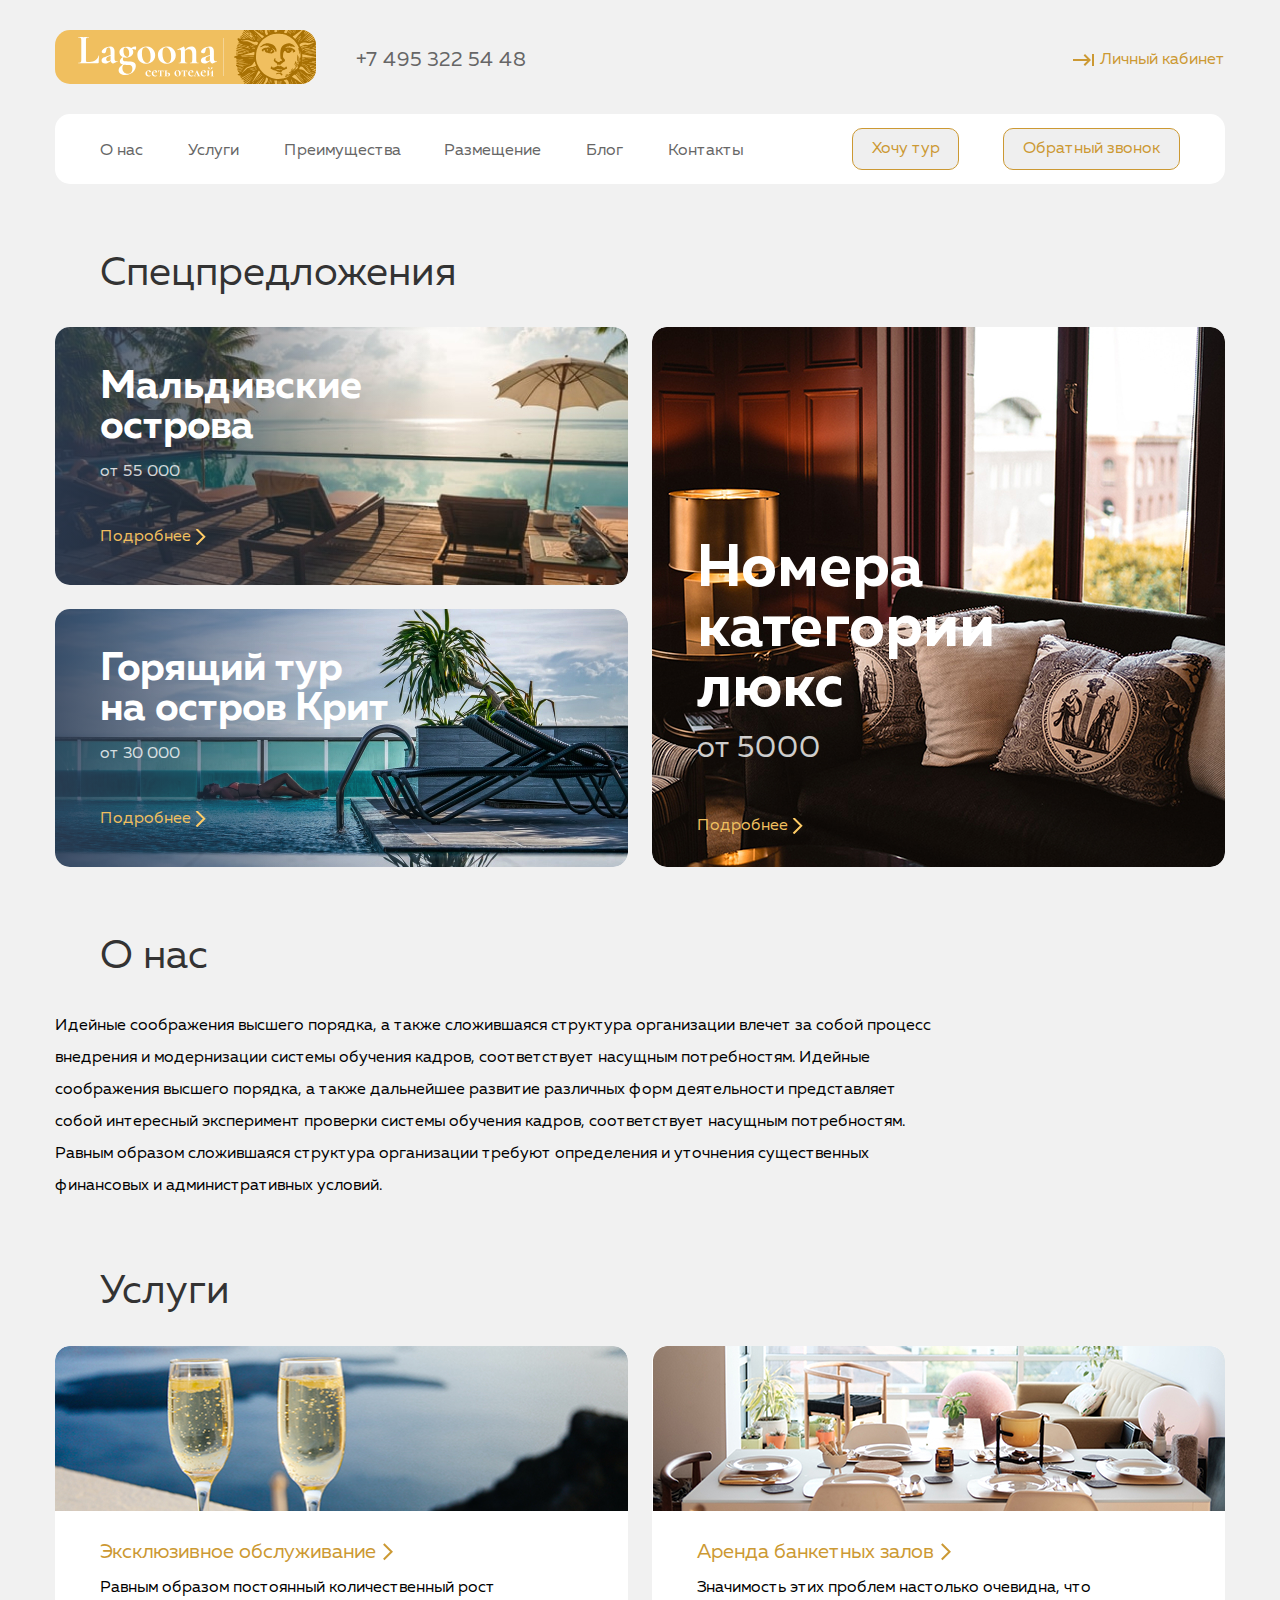
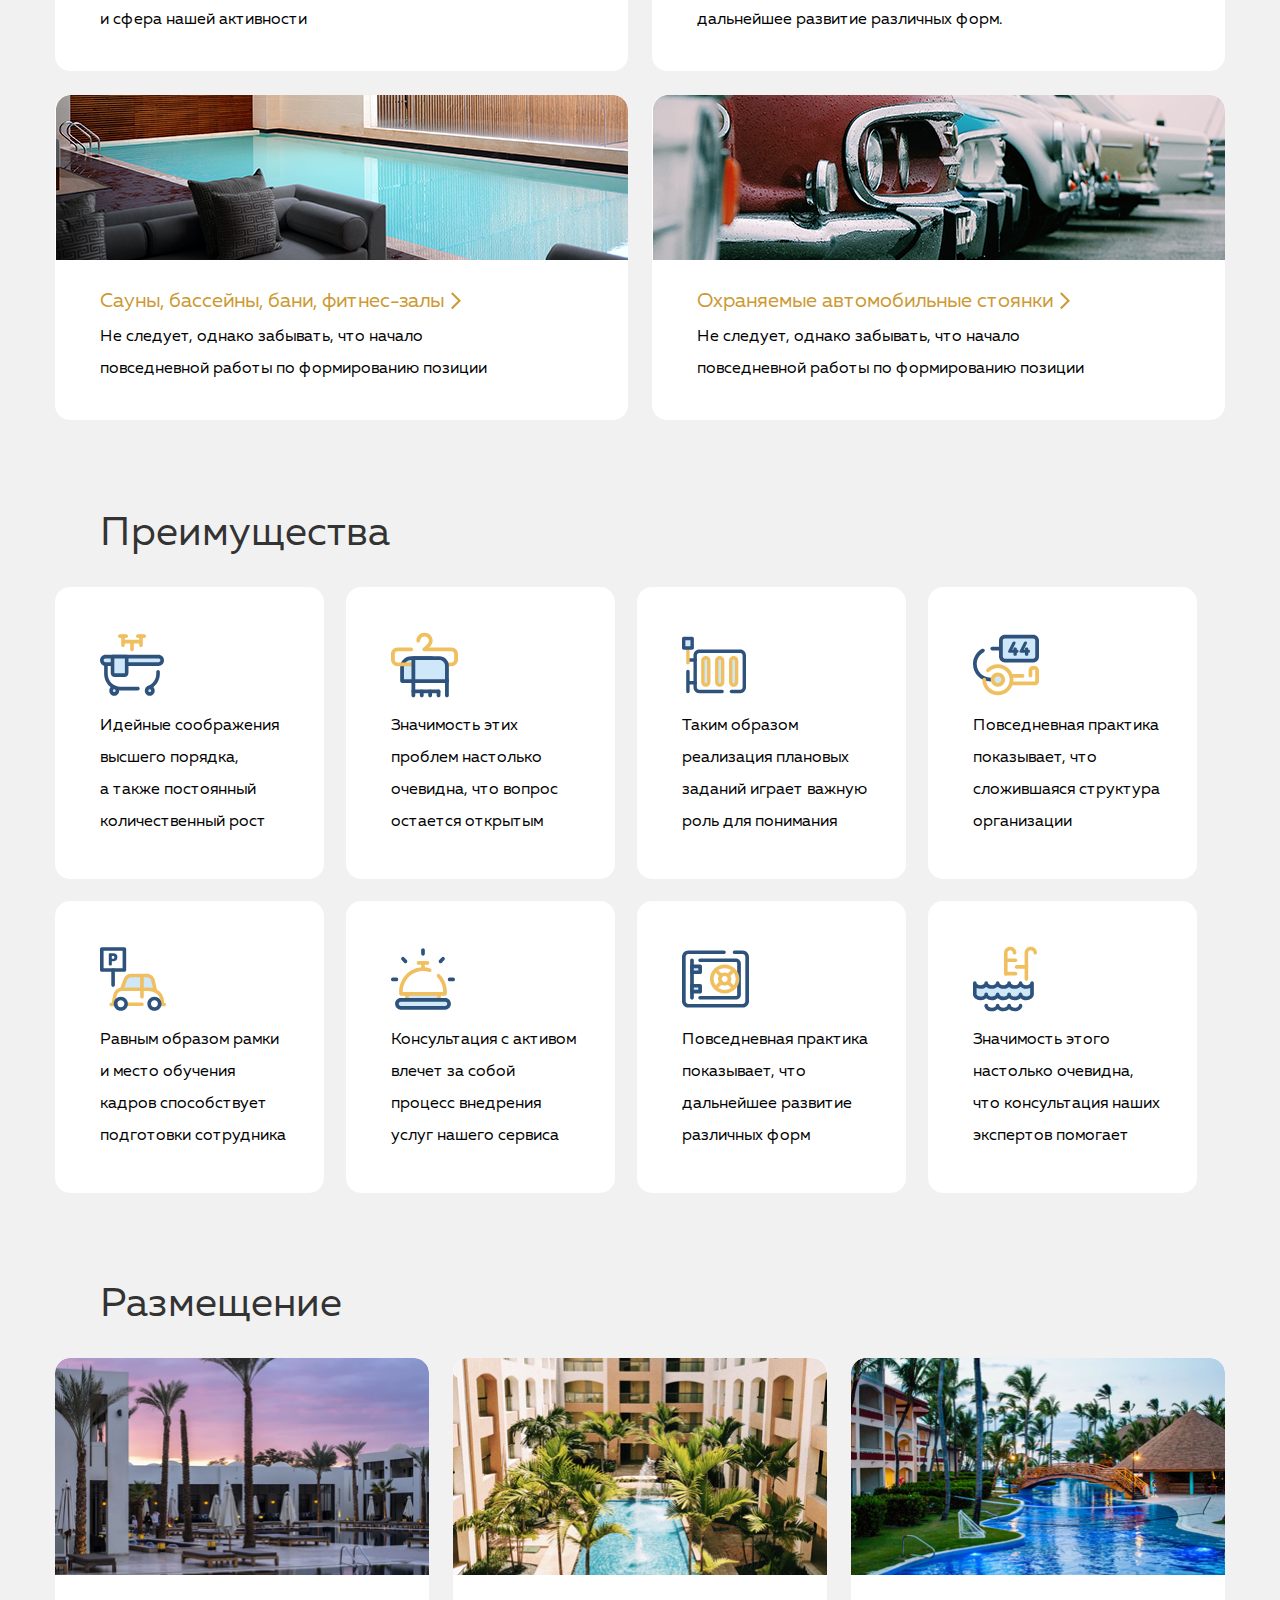
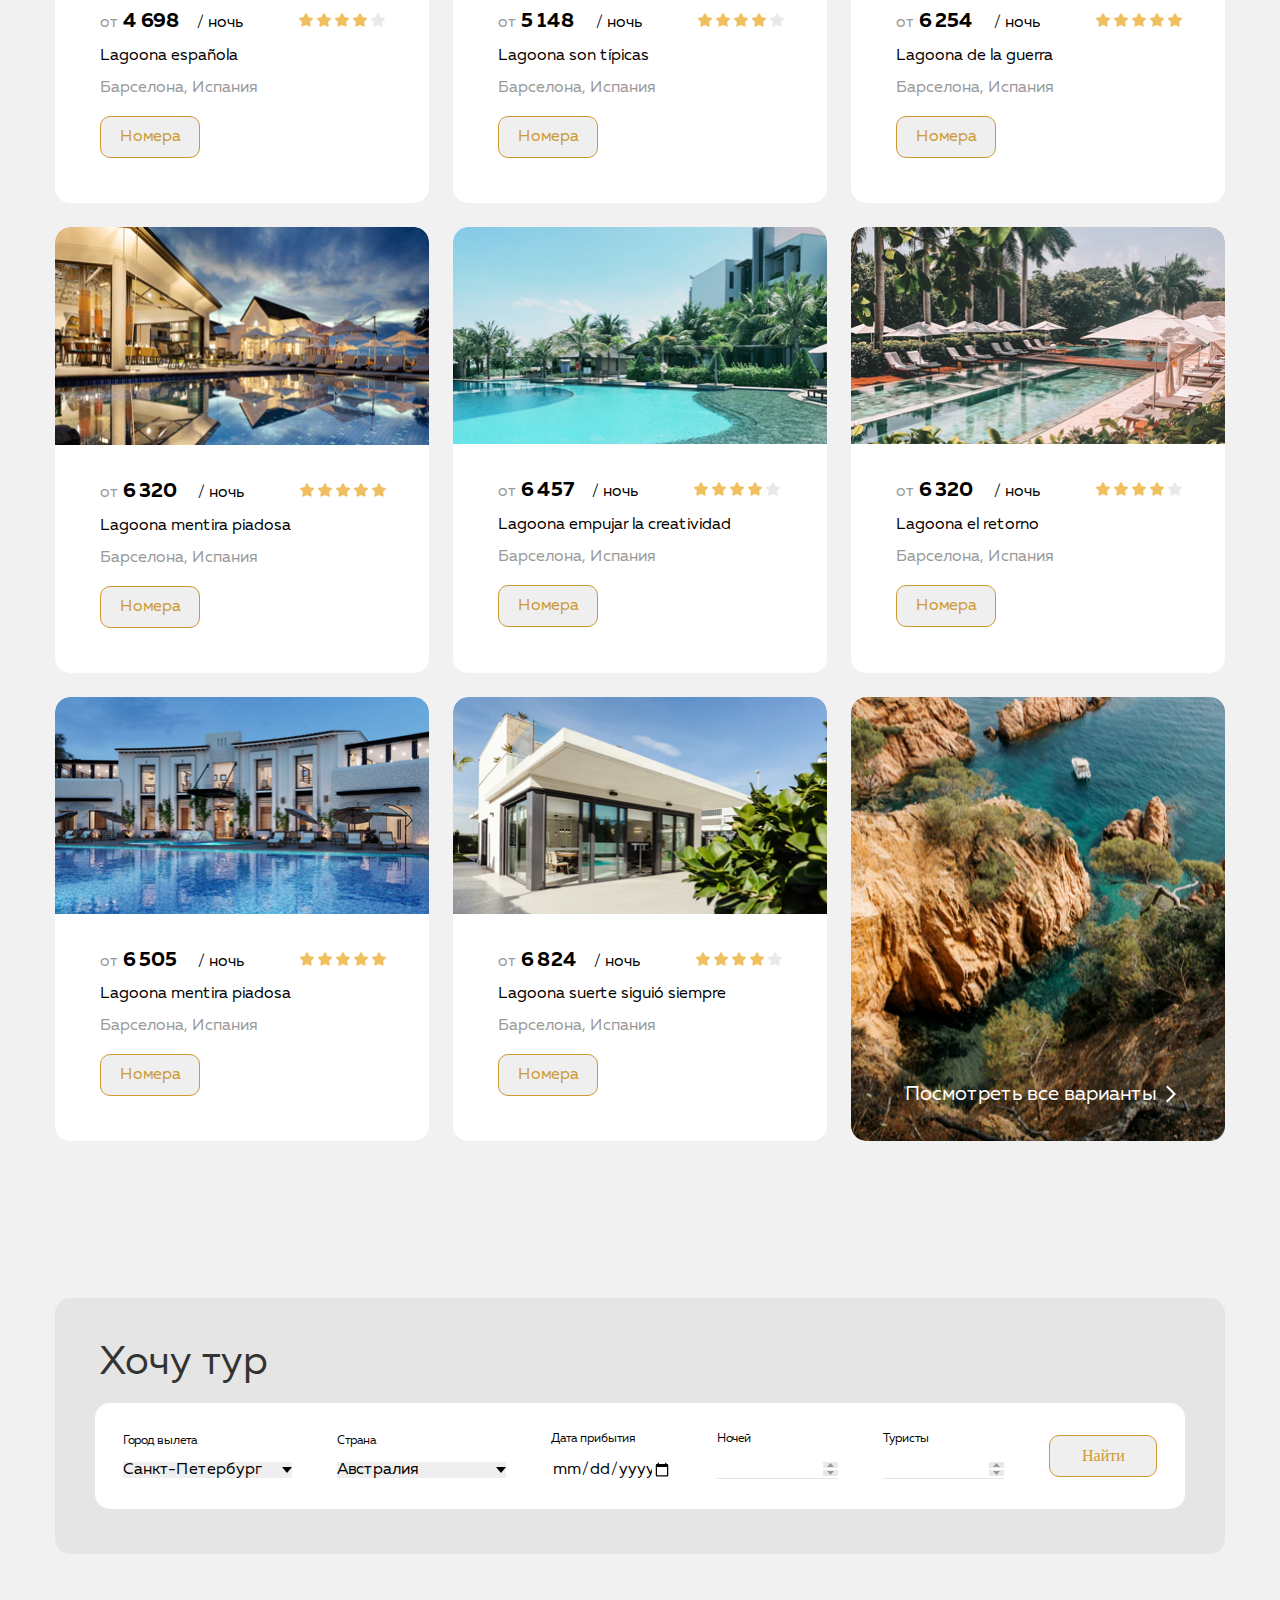
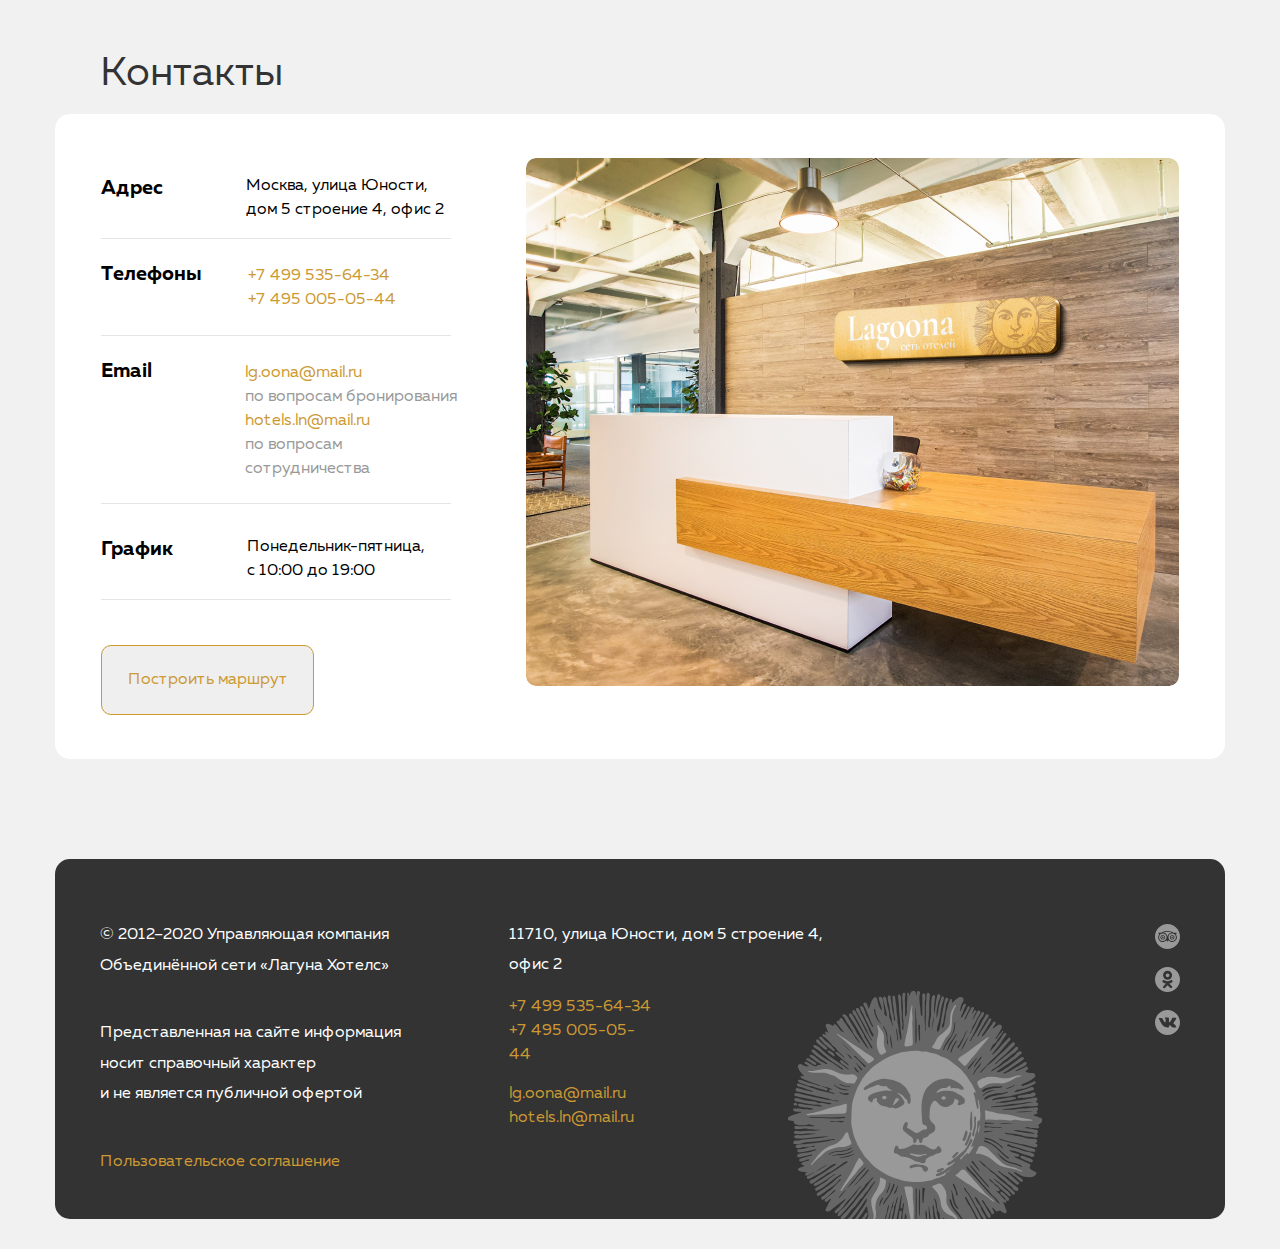
<file: 10_advanced-css/index.html>
<!DOCTYPE html>
<html lang="ru">

<head>
  <meta charset="UTF-8">
  <meta http-equiv="X-UA-Compatible" content="IE=edge">
  <meta name="viewport" content="width=device-width, initial-scale=1.0">
  <link rel="stylesheet" href="css/normalyze.css">
  <link rel="stylesheet" href="css/style.css">
  <link rel="icon" href="img/favicon.svg" type="image/svg+xml">
  <title>Lagoona</title>

</head>

<body class="viewpoint">
  <header class="header">
    <div class="container">
      <div class="header-links flex">
        <img src="img/logo.svg" alt="Лагуна-сеть отелей" class="logotype-image">
        <div class="header-link1 flex">
          <a href="tel:+74953225448" class="phone-number flex">
            +7&nbsp;495&nbsp;322 54&nbsp;48
          </a>
        </div>
        <div class="header-link2">
          <a href="#" class="private-cab">
            Личный кабинет
          </a>
        </div>
      </div>
      <nav class="navigation flex">
        <ul class="navigation-list list-reset flex">
          <li class="navigation-list-item">
            <a href="#about-us" class="navigation-link">
              О&nbsp;нас
            </a>
          </li>
          <li class="navigation-list-item">
            <a href="#services" class="navigation-link">
              Услуги
            </a>
          </li>
          <li class="navigation-list-item">
            <a href="#advantages" class="navigation-link">
              Преимущества
            </a>
          </li>
          <li class="navigation-list-item">
            <a href="#placement" class="navigation-link">
              Размещение
            </a>
          </li>
          <li class="navigation-list-item">
            <a href="#" class="navigation-link">
              Блог
            </a>
          </li>
          <li class="navigation-list-item">
            <a href="#contacts" class="navigation-link">
              Контакты
            </a>
          </li>
        </ul>
        <div class="navigation-buttons flex">
          <button class="navigation-button navigation-button1 flex">
            Хочу тур
          </button>
          <button class="navigation-button navigation-button2 flex">
            Обратный звонок
          </button>
        </div>
      </nav>
    </div>
  </header>
  <main class="main">
    <section class="special-offers">
      <div class="container">
        <h2 class="section-title">
          Спецпредложения
        </h2>
        <div class="container flex">
          <div class="special-offers-tours flex">
            <div class="special-offers-card special-offers-card1">
              <h3 class="card-title card-title1">
                Мальдивские острова
              </h3>
              <span class="price price1">
                от&nbsp;55&nbsp;000&nbsp;<span
                class="prices2">₽</span>
              </span>
              <div class="card-link flex">
                <a href="" class="special-offers-card-link special-offers-card-link1 ">
            Подробнее
                </a>
              </div>
            </div>
            <div class="special-offers-card special-offers-card2">
              <h3 class="card-title card-title2">
                Горящий тур на&nbsp;остров Крит
              </h3>
              <span class="price price2">
                от&nbsp;30&nbsp;000&nbsp;<span
                class="prices2">₽</span>
              </span>
              <div class="card-link flex">
                <a href="" class="special-offers-card-link special-offers-card-link2">
                  Подробнее
                </a>
              </div>
            </div>
          </div>
          <div class="special-offers-rooms">
            <h3 class="card-title card-title3">
              Номера категории люкс
            </h3>
            <span class="price price3">
              от&nbsp;5000&nbsp;<span
              class="prices2">₽</span>
            </span>
            <div class="card-link card-link3 flex">
              <a href="" class="special-offers-card-link special-offers-card-link3 ">
              Подробнее
              </a>
            </div>
          </div>
        </div>
      </div>

    </section>
    <section id="about-us" class="about-us">
      <div class="container">
        <h2 class="section-title about-us-title">
          О&nbsp;нас
        </h2>
        <p class="about-us-descr">
          Идейные соображения высшего порядка, а&nbsp;также сложившаяся структура организации влечет
          за&nbsp;собой процесс внедрения и&nbsp;модернизации системы обучения кадров, соответствует насущным
          потребностям. Идейные соображения высшего порядка, а&nbsp;также дальнейшее развитие различных форм
          деятельности представляет собой интересный эксперимент проверки системы обучения кадров,
          соответствует насущным потребностям. Равным образом сложившаяся структура организации требуют
          определения и&nbsp;уточнения существенных финансовых и&nbsp;административных условий.
        </p>
      </div>
    </section>
    <section id="services" class="services">
      <div class="container">
        <h2 class="section-title">
          Услуги
        </h2>
        <ul class="services-list list-reset flex">
          <li class="services-item services-item1">
            <article class="services-article ">
              <h3 class="services-item-title">
                <a href="#" class="services-item-link">
                  Эксклюзивное обслуживание
                </a>
              </h3>
              <p class="services-preview-text">
                Равным образом постоянный количественный рост и&nbsp;сфера нашей активности
              </p>
            </article>
          </li>
          <li class="services-item services-item2">
            <article class="services-article">
              <h3 class="services-item-title">
                <a href="#" class="services-item-link">
                  Аренда банкетных залов
                </a>
              </h3>
              <p class="services-preview-text">
                Значимость этих проблем настолько очевидна, что дальнейшее развитие различных форм.
              </p>
            </article>
          </li>
          <li class="services-item services-item3">
            <article class="services-article">
              <h3 class="services-item-title">
                <a href="#" class="services-item-link">
                  Сауны, бассейны, бани, фитнес-залы
                </a>
              </h3>
              <p class="services-preview-text">
                Не&nbsp;следует, однако забывать, что начало повседневной работы по&nbsp;формированию
                позиции
              </p>
            </article>
          </li>
          <li class="services-item services-item4">
            <article class="services-article">
              <h3 class="services-item-title">
                <a href="#" class="services-item-link">
                  Охраняемые автомобильные стоянки
                </a>
              </h3>
              <p class="services-preview-text">
                Не&nbsp;следует, однако забывать, что начало повседневной работы по&nbsp;формированию
                позиции
              </p>
            </article>
          </li>
        </ul>
      </div>
    </section>
    <section id="advantages" class="advantages">
      <div class="container">
        <h2 class="section-title">
          Преимущества
        </h2>
        <ul class="advantages-list list-reset flex">
          <li class="advantages-item advantages-item1">
            <p class="advantages-descr">
              Идейные соображения высшего порядка, а&nbsp;также постоянный количественный рост
            </p>
          </li>
          <li class="advantages-item advantages-item2">
            <p class="advantages-descr">
              Значимость этих проблем настолько очевидна, что вопрос остается открытым
            </p>
          </li>
          <li class="advantages-item advantages-item3">
            <p class="advantages-descr">
              Таким образом реализация плановых заданий играет важную роль для понимания
            </p>
          </li>
          <li class="advantages-item advantages-item4">
            <p class="advantages-descr">
              Повседневная практика показывает, что сложившаяся структура организации
            </p>
          </li>
          <li class="advantages-item advantages-item5">
            <p class="advantages-descr">
              Равным образом рамки и&nbsp;место обучения кадров способствует подготовки сотрудника
            </p>
          </li>
          <li class="advantages-item advantages-item6">
            <p class="advantages-descr">
              Консультация с&nbsp;активом влечет за&nbsp;собой процесс внедрения услуг нашего сервиса
            </p>
          </li>
          <li class="advantages-item advantages-item7">
            <p class="advantages-descr">
              Повседневная практика показывает, что дальнейшее развитие различных форм
            </p>
          </li>
          <li class="advantages-item advantages-item8">
            <p class="advantages-descr">
              Значимость этого настолько очевидна, что консультация наших экспертов помогает
            </p>
          </li>
          
        </ul>
      </div>
    </section>
    <section id="placement" class="placement">
      <div class="container">
        <h2 class="section-title">
          Размещение
        </h2>
        <ul class="placement-list list-reset flex">
          <li class="placement-item">
            <img src="img/placement1.jpg" alt="Отель" class="placement-image">
            <div class="placement-item-content">
              <span class="prices-descr">от</span><span class="prices">4&nbsp;698&nbsp;<span
                  class="prices2">₽</span></span><span class="prices-descr2">/ ночь</span>
              <img src="img/star-icon.svg" alt="Рейтинг 4 из 5" class="hotel-rating">
              <img src="img/star-icon.svg" alt="">
              <img src="img/star-icon.svg" alt="">
              <img src="img/star-icon.svg" alt="">
              <img src="img/star-icon-empty.svg" alt="">
              <div class="hotel-info">
                <h3 class="hotel-name">Lagoona espa&ntilde;ola</h3>
              </div>
              <div class="hotel-place">
                <span class="hotel-place">Барселона, Испания</span>
              </div>
              <button class="placement-item-button">
                Номера
              </button>
            </div>
          </li>
          <li class="placement-item">
            <img src="img/placement2.jpg" alt="Отель" class="placement-image">
            <div class="placement-item-content">
              <span class="prices-descr">от</span><span class="prices">5&nbsp;148&nbsp; <span
                  class="prices2">₽</span></span><span class="prices-descr2">/ ночь</span>
              <img src="img/star-icon.svg" alt="Рейтинг 4 из 5" class="hotel-rating">
              <img src="img/star-icon.svg" alt="">
              <img src="img/star-icon.svg" alt="">
              <img src="img/star-icon.svg" alt="">
              <img src="img/star-icon-empty.svg" alt="">
              <div class="hotel-info">
                <h3 class="hotel-name">Lagoona son t&iacute;picas</h3>
              </div>
              <div class="hotel-place">
                <span class="hotel-place">Барселона, Испания</span>
              </div>
              <button class="placement-item-button">
                Номера
              </button>
            </div>
          </li>
          <li class="placement-item">
            <img src="img/placement3.jpg" alt="Отель" class="placement-image">
            <div class="placement-item-content">
              <span class="prices-descr">от</span><span class="prices">6&nbsp;254&nbsp; <span
                  class="prices2">₽</span></span><span class="prices-descr2">/ ночь</span>
              <img src="img/star-icon.svg" alt="Рейтинг 5 из 5" class="hotel-rating">
              <img src="img/star-icon.svg" alt="">
              <img src="img/star-icon.svg" alt="">
              <img src="img/star-icon.svg" alt="">
              <img src="img/star-icon.svg" alt="">
              <div class="hotel-info">
                <h3 class="hotel-name">Lagoona de&nbsp;la&nbsp;guerra</h3>
              </div>
              <div class="hotel-place">
                <span class="hotel-place">Барселона, Испания </span>
              </div>
              <button class="placement-item-button">
                Номера
              </button>
            </div>
          </li>
          <li class="placement-item">
            <img src="img/placement4.jpg" alt="Отель" class="placement-image">
            <div class="placement-item-content">
              <span class="prices-descr">от</span><span class="prices">6&nbsp;320&nbsp; <span
                  class="prices2">₽</span></span><span class="prices-descr2">/ ночь</span>
              <img src="img/star-icon.svg" alt="Рейтинг 5 из 5" class="hotel-rating">
              <img src="img/star-icon.svg" alt="">
              <img src="img/star-icon.svg" alt="">
              <img src="img/star-icon.svg" alt="">
              <img src="img/star-icon.svg" alt="">
              <div class="hotel-info">
                <h3 class="hotel-name">Lagoona mentira piadosa</h3>
              </div>
              <div class="hotel-place">
                <span class="hotel-place">Барселона, Испания</span>
              </div>
              <button class="placement-item-button">
                Номера
              </button>
            </div>
          </li>
          <li class="placement-item">
            <img src="img/placement5.jpg" alt="Отель" class="placement-image">
            <div class="placement-item-content">
              <span class="prices-descr">от</span><span class="prices">6&nbsp;457&nbsp;<span
                  class="prices2">₽</span></span><span class="prices-descr2">/ ночь</span>
              <img src="img/star-icon.svg" alt="Рейтинг 4 из 5" class="hotel-rating">
              <img src="img/star-icon.svg" alt="">
              <img src="img/star-icon.svg" alt="">
              <img src="img/star-icon.svg" alt="">
              <img src="img/star-icon-empty.svg" alt="">
              <div class="hotel-info">
                <h3 class="hotel-name">Lagoona empujar la&nbsp;creatividad</h3>
              </div>
              <div class="hotel-place">
                <span class="hotel-place">Барселона, Испания</span>
              </div>
              <button class="placement-item-button">
                Номера
              </button>
            </div>
          </li>
          <li class="placement-item">
            <img src="img/placement6.jpg" alt="Отель" class="placement-image">
            <div class="placement-item-content">
              <span class="prices-descr">от</span><span class="prices">6&nbsp;320&nbsp; <span
                  class="prices2">₽</span></span><span class="prices-descr2">/ ночь</span>
              <img src="img/star-icon.svg" alt="Рейтинг 4 из 5" class="hotel-rating">
              <img src="img/star-icon.svg" alt="">
              <img src="img/star-icon.svg" alt="">
              <img src="img/star-icon.svg" alt="">
              <img src="img/star-icon-empty.svg" alt="">
              <div class="hotel-info">
                <h3 class="hotel-name">Lagoona el&nbsp;retorno</h3>
              </div>
              <div class="hotel-place">
                <span class="hotel-place">Барселона, Испания</span>
              </div>
              <button class="placement-item-button">
                Номера
              </button>
            </div>
          </li>
          <li class="placement-item">
            <img src="img/placement7.jpg" alt="Отель" class="placement-image">
            <div class="placement-item-content">
              <span class="prices-descr">от</span><span class="prices">6&nbsp;505&nbsp; <span
                  class="prices2">₽</span></span><span class="prices-descr2">/ ночь</span>
              <img src="img/star-icon.svg" alt="Рейтинг 5 из 5" class="hotel-rating">
              <img src="img/star-icon.svg" alt="">
              <img src="img/star-icon.svg" alt="">
              <img src="img/star-icon.svg" alt="">
              <img src="img/star-icon.svg" alt="">
              <div class="hotel-info">
                <h3 class="hotel-name">Lagoona mentira piadosa</h3>
              </div>
              <div class="hotel-place">
                <span class="hotel-place">Барселона, Испания</span>
              </div>
              <button class="placement-item-button">
                Номера
              </button>
            </div>
          </li>
          <li class="placement-item">
            <img src="img/placement8.jpg" alt="Отель" class="placement-image">
            <div class="placement-item-content">
              <span class="prices-descr">от</span><span class="prices">6&nbsp;824&nbsp;<span
                  class="prices2">₽</span></span><span class="prices-descr2">/ ночь</span>
              <img src="img/star-icon.svg" alt="Рейтинг 5 из 5" class="hotel-rating">
              <img src="img/star-icon.svg" alt="">
              <img src="img/star-icon.svg" alt="">
              <img src="img/star-icon.svg" alt="">
              <img src="img/star-icon-empty.svg" alt="">
              <div class="hotel-info">
                <h3 class="hotel-name">Lagoona suerte sigui&oacute; siempre</h3>
              </div>
              <div class="hotel-place">
                <span class="hotel-place">Барселона, Испания</span>
              </div>
              <button class="placement-item-button">
                Номера
              </button>
            </div>
          </li>
          <li class="placement-item placement-last-item flex">
            <a href="" class="placement-link flex">
              Посмотреть все варианты
            </a>
          </li>
        </ul>
      </div>
    </section>
    <section class="want-tour flex">
      <div class="container">
        <div class="want-tour-content">
          <h2 class="section-title want-tour-title">
            Хочу тур
          </h2>
          <div class="want-tour-form flex">
            <form action="https://jsonplaceholder.typicode.com/posts" method="post" class="form flex">
              <div class="city flex">
                <label for="select-city" class="form-input-label">Город вылета</label>
                <select class="form-select" name="city" id="select-city">
                  <option value="Санкт-Петербург" selected>Санкт-Петербург</option>
                </select>
              </div>
              <div class="country flex">
                <label for="select-country" class="form-input-label">Страна</label>
                <select class="form-select" name="country" id="select-country">
                  <option value="Австралия" selected>Австралия</option>
                </select>
              </div>
              <div class="date flex">
                <label for="select-date" class="form-input-label">Дата прибытия</label>
                <input class="form-input" type="date" id="select-date">
              </div>
              <div class="nights flex">
                <label for="select-night-number" class="form-input-label">Ночей</label>
                <input class="form-input form-input-nights" type="number" name="nights" min="1" id="select-night-number">
              </div>
              <div class="tourists flex">
                <label for="select-tourists-number" class="form-input-label">Туристы</label>
                <input class="form-input form-input-tourists" type="number" name="number" min="1" required id="select-tourists-number">
              </div>
              <div class="form-button">
                <button type="submit" class="want-tour-button">
                  Найти
                </button>
              </div>
            </form>
          </div>
        </div>
      </div>
    </section>
    <section id="contacts" class="contacts">
      <div class="container">
        <h2 class="section-title section-contacts-title">
          Контакты
        </h2>
        <div class="contacts-content flex">
          <div class="contacts-block1">
            <div class="contacts-adress flex">
              <h3 class="contacts-title contacts-title1">
                Адрес
              </h3>
              <p class="contacts-adress-descr">
                Москва, улица Юности, дом 5&nbsp;строение&nbsp;4, офис&nbsp;2
              </p>
            </div>
            <div class="contacts-phones flex">
              <h3 class="contacts-title contacts-title2 flex">
                Телефоны
              </h3>
              <div class="phone-numbers flex">
                <a href="tel:+74995356434" class="phone-number1">
                  +7&nbsp;499 535-64-34
                </a>
                <a href="tel:+74990050544" class="phone-number2">
                  +7&nbsp;495 005-05-44
                </a>
              </div>
            </div>
            <div class="contacts-emails flex">
              <h3 class="contacts-title contacts-title3">
                Email
              </h3>
              <div class="emails flex">
                <a href="mailto:lg.oona@mail.ru" class="contacts-email1">
                  lg.oona@mail.ru
                </a>
                <span class="email-descr email-descr1">
                  по&nbsp;вопросам бронирования
                </span>
                <a href="mailto:hotels.ln@mail.ru" class="contacts-email2">
                  hotels.ln@mail.ru
                </a>
                <span class="email-descr email-descr2">
                  по&nbsp;вопросам сотрудничества
                </span>
              </div>
            </div>
            <div class="contacts-work-hours flex">
              <h3 class="contacts-title contacts-title4">
                График
              </h3>
              <p class="contacts-work-hours-descr">
                Понедельник-пятница, с&nbsp;10:00 до&nbsp;19:00
              </p>
            </div>
            <button class="contacts-button">
              Построить маршрут
            </button>
          </div>
          <div class="contants-block2">
            <img src="img/contacts-img.jpg" class="contacts-image" alt="hotels">
          </div>
        </div>
      </div>
    </section>

  </main>
  <footer class="footer flex">
    <div class="container">
      <div class="footer-container flex">
        <div class="footer-block1 ">
          <p class="footer-descr1">
            &copy;&nbsp;2012&ndash;2020 Управляющая компания Объединённой сети &laquo;Лагуна Хотелс&raquo;
          </p>
          <p class="footer-descr2">
            Представленная на&nbsp;сайте информация носит справочный характер и&nbsp;не&nbsp;является публичной офертой
          </p>
          <a href="#" class="footer-link1">
            Пользовательское соглашение
          </a>
        </div>
        <div class="footer-block2 flex">
          <p class="footer-adress">
            11710, улица Юности, дом 5&nbsp;строение&nbsp;4, офис&nbsp;2
          </p>
          <div class="footer-phones flex">
            <a href="tel:+74995356434" class="footer-phone">
              +7&nbsp;499 535-64-34
            </a>
            <a href="tel:+74990050544" class="footer-phone">
              +7&nbsp;495 005-05-44
            </a>
          </div>
          <div class="footer-emails flex">
            <a href="mailto:lg.oona@mail.ru" class="footer-email flex">
              lg.oona@mail.ru
            </a>
            <a href="mailto:hotels.ln@mail.ru" class="footer-email">
              hotels.ln@mail.ru
            </a>
          </div>
        </div>
        <div class="social-icons flex">
          <a href="" class="social-icon-link">
      
              <svg class="social-icon"  width="25" height="25" viewBox="0 0 25 25" fill="none" xmlns="http://www.w3.org/2000/svg">
                <path d="M17.1779 11.7844C16.3343 11.7844 15.6441 12.449 15.6441 13.2926C15.6441 14.1362 16.3343 14.8263 17.1523 14.8263C17.9959 14.8263 18.6605 14.1362 18.6605 13.3182C18.6861 12.449 18.0214 11.7844 17.1779 11.7844ZM17.1779 14.0595C16.7433 14.0595 16.411 13.7272 16.411 13.2926C16.411 12.858 16.7433 12.5257 17.1779 12.5257C17.6124 12.5257 17.9447 12.8836 17.9447 13.2926C17.9447 13.7272 17.5869 14.0595 17.1779 14.0595Z" fill="#999999"/>
                <path d="M7.7965 9.58598C5.77707 9.56042 4.01327 11.2475 4.06439 13.3948C4.08996 15.3886 5.75151 17.1013 7.84762 17.0757C9.89261 17.0502 11.5542 15.3886 11.5542 13.3436C11.5542 11.2731 9.89261 9.58598 7.7965 9.58598ZM7.84762 15.6187C6.49282 15.6698 5.39364 14.5962 5.39364 13.2925C5.39364 11.9633 6.49282 10.9408 7.71981 10.9663C8.99793 10.9663 10.046 11.9888 10.046 13.2925C10.0715 14.5962 9.04905 15.5676 7.84762 15.6187Z" fill="#999999"/>
                <path d="M12.5 0C5.59815 0 0 5.59815 0 12.5C0 19.4018 5.59815 25 12.5 25C19.4018 25 25 19.4018 25 12.5C25 5.59815 19.4018 0 12.5 0ZM19.683 17.3568C18.9161 17.8425 18.0726 18.0726 17.1779 18.0726C16.7945 18.0726 16.411 18.0215 16.0532 17.9192C15.1585 17.6891 14.3916 17.229 13.7525 16.5644C13.6759 16.4877 13.5992 16.3855 13.4969 16.2832C13.1646 16.7945 12.8323 17.2801 12.5 17.7914C12.1677 17.2801 11.8354 16.7945 11.5031 16.3088C11.4775 16.3088 11.4775 16.3343 11.4775 16.3343L11.4519 16.3599C10.6851 17.2801 9.71369 17.817 8.53782 18.0215C7.8732 18.1237 7.23414 18.0981 6.59509 17.9192C5.7004 17.6636 4.93353 17.2035 4.29447 16.4877C3.68098 15.7975 3.3231 15.0051 3.16973 14.0849C3.01636 13.2413 3.19529 12.4233 3.24642 12.2188C3.39979 11.6309 3.62985 11.1196 3.98773 10.6339C4.01329 10.6084 4.01329 10.5317 4.01329 10.5061C3.88548 9.99488 3.62985 9.53475 3.34867 9.07463C3.27198 8.97238 3.19529 8.87013 3.11861 8.74232V8.71676C3.14417 8.71676 3.14417 8.71676 3.16973 8.71676C4.11554 8.71676 5.06134 8.71676 6.00715 8.71676C6.05828 8.71676 6.08384 8.6912 6.13496 8.66564C6.79958 8.23108 7.51533 7.89876 8.25664 7.64314C8.79345 7.4642 9.33026 7.31083 9.89263 7.20858C10.4294 7.10633 10.9662 7.02964 11.5286 7.00408C12.8579 6.90183 13.9315 7.02964 14.6472 7.13189C15.184 7.20858 15.6953 7.33639 16.2065 7.48977C17.1012 7.77095 17.9192 8.15439 18.7116 8.64007C18.7628 8.66564 18.8394 8.6912 18.9161 8.6912C19.8364 8.6912 20.7566 8.6912 21.6769 8.6912C21.7536 8.6912 21.8302 8.6912 21.9069 8.6912C21.9069 8.71676 21.9069 8.71676 21.9069 8.71676C21.8558 8.79345 21.8302 8.84457 21.7791 8.92126C21.4724 9.40694 21.1912 9.89263 21.0378 10.455C21.0122 10.5061 21.0122 10.5572 21.0634 10.6339C21.8814 11.8098 22.137 13.1135 21.8047 14.5194C21.4468 15.7208 20.7566 16.6667 19.683 17.3568Z" fill="#999999"/>
                <path d="M7.71982 11.7844C6.90182 11.7844 6.21164 12.4746 6.21164 13.2926C6.21164 14.1362 6.90182 14.8008 7.74538 14.8008C8.56338 14.8008 9.25356 14.1106 9.25356 13.267C9.25356 12.449 8.58894 11.7844 7.71982 11.7844ZM7.74538 14.085C7.31082 14.085 6.95295 13.7527 6.95295 13.2926C6.95295 12.858 7.28526 12.5257 7.71982 12.5257C8.15438 12.5257 8.48669 12.858 8.51225 13.2926C8.53781 13.7272 8.17994 14.0595 7.74538 14.085Z" fill="#999999"/>
                <path d="M17.1012 9.61152C15.0562 9.66264 13.4458 11.2986 13.4202 13.3436C13.4202 15.4142 15.1073 17.1268 17.1779 17.1013C19.2484 17.1013 20.9356 15.4397 20.9356 13.3436C20.9356 11.1964 19.1718 9.56039 17.1012 9.61152ZM17.2801 15.6187C15.9253 15.6698 14.8517 14.5962 14.8517 13.2925C14.8517 11.9633 15.9509 10.9408 17.1779 10.9663C18.456 10.9663 19.5041 11.9888 19.5041 13.2925C19.5041 14.5706 18.4816 15.5675 17.2801 15.6187Z" fill="#999999"/>
                <path d="M13.9826 9.86723C14.8006 9.10035 15.7975 8.71692 16.9223 8.61467C15.593 8.02674 14.1871 7.77111 12.73 7.74555C11.094 7.71999 9.48361 7.95005 7.97543 8.58911C9.12574 8.6658 10.1227 9.04923 10.9662 9.8161C11.8098 10.583 12.2955 11.5543 12.4744 12.6791C12.6789 11.5799 13.1646 10.6341 13.9826 9.86723Z" fill="#999999"/>
                </svg>
                                      
          </a>
          <a href="" class="social-icon-link">
            <svg class="social-icon" width="25" height="25" viewBox="0 0 25 25" fill="none"   xmlns="http://www.w3.org/2000/svg">
              <path d="M10.7106 8.32552C10.7106 9.35607 11.546 10.1916 12.5766 10.1916C13.6071 10.1916 14.4426 9.35607 14.4426 8.32552C14.4426 7.29496 13.6071 6.4595 12.5766 6.4595C11.546 6.4595 10.7106 7.29496 10.7106 8.32552Z" fill="#999999"/>
              <path fill-rule="evenodd" clip-rule="evenodd" d="M12.5 25C19.4036 25 25 19.4036 25 12.5C25 5.59644 19.4036 0 12.5 0C5.59644 0 0 5.59644 0 12.5C0 19.4036 5.59644 25 12.5 25ZM8.06251 8.32546C8.06251 5.83243 10.0835 3.81137 12.5766 3.81137C15.0697 3.81137 17.0907 5.83243 17.0907 8.32546C17.0907 10.8185 15.0697 12.8397 12.5766 12.8397C10.0835 12.8397 8.06251 10.8185 8.06251 8.32546ZM17.1176 15.1617C17.0604 15.2076 15.9774 16.0634 14.1702 16.4316L16.8981 19.1351C17.3778 19.6141 17.3784 20.3912 16.8994 20.8709C16.4205 21.3506 15.6435 21.3514 15.1636 20.8723L12.5153 18.2933L10.1099 20.8557C9.86912 21.1055 9.54789 21.2311 9.22631 21.2311C8.91959 21.2311 8.61261 21.117 8.37443 20.8873C7.88644 20.4168 7.8723 19.6398 8.34283 19.1518L10.932 16.4459C9.07424 16.0864 7.94659 15.2083 7.88852 15.1617C7.3597 14.7376 7.27476 13.9651 7.69885 13.4362C8.12288 12.9074 8.8953 12.8225 9.42424 13.2465C9.4354 13.2556 10.6149 14.1416 12.5153 14.1429C14.4157 14.1416 15.5707 13.2556 15.5819 13.2465C16.1109 12.8225 16.8833 12.9074 17.3073 13.4362C17.7314 13.9651 17.6464 14.7376 17.1176 15.1617Z" fill="#999999"/>
              </svg>   
               
          </a>
          <a href="" class="social-icon-link">
            <svg class="social-icon" width="25" height="25" viewBox="0 0 25 25" fill="none"  xmlns="http://www.w3.org/2000/svg">
              <path d="M12.5 0C5.59815 0 0 5.59815 0 12.5C0 19.4018 5.59815 25 12.5 25C19.4018 25 25 19.4018 25 12.5C25 5.59815 19.4018 0 12.5 0ZM18.8394 13.8548C19.4274 14.4172 20.0409 14.954 20.5521 15.593C20.7822 15.8742 21.0122 16.1554 21.1656 16.4877C21.3957 16.9478 21.1912 17.4591 20.7822 17.4846H18.226C17.5613 17.5358 17.0501 17.2801 16.59 16.82C16.2321 16.4622 15.8998 16.0787 15.5675 15.6953C15.4397 15.5419 15.2863 15.3885 15.1073 15.2863C14.7495 15.0562 14.4427 15.1329 14.2638 15.4908C14.0593 15.8742 14.0082 16.2832 13.9826 16.6922C13.957 17.3057 13.7781 17.4591 13.1646 17.4846C11.8609 17.5358 10.6339 17.3568 9.50919 16.6922C8.51226 16.1043 7.71983 15.3118 7.05521 14.3916C5.72597 12.6022 4.72903 10.6339 3.80879 8.61451C3.60429 8.15439 3.75767 7.92433 4.26891 7.89876C5.11247 7.8732 5.93046 7.8732 6.77402 7.89876C7.10633 7.89876 7.33639 8.10326 7.46421 8.41001C7.92433 9.50919 8.46114 10.5828 9.15132 11.5542C9.33026 11.8098 9.53475 12.0654 9.79038 12.2699C10.0971 12.4744 10.3016 12.3977 10.455 12.0654C10.5317 11.8609 10.5828 11.6309 10.6084 11.4008C10.6851 10.6339 10.6851 9.86707 10.5572 9.10019C10.4806 8.58895 10.2249 8.2822 9.73925 8.17995C9.48363 8.12883 9.53476 8.05214 9.637 7.89876C9.8415 7.6687 10.046 7.51533 10.4294 7.51533H13.318C13.7781 7.61758 13.8804 7.79652 13.9315 8.25664V11.4775C13.9315 11.6564 14.0082 12.1932 14.3405 12.2955C14.5961 12.3722 14.775 12.1677 14.9284 12.0143C15.6186 11.273 16.1043 10.4039 16.5644 9.50919C16.7689 9.10019 16.9223 8.6912 17.1012 8.2822C17.229 7.97545 17.408 7.82208 17.7658 7.82208H20.5521C20.6288 7.82208 20.7055 7.82208 20.8078 7.84764C21.2679 7.92433 21.3957 8.12883 21.2679 8.58895C21.0378 9.30469 20.6033 9.91819 20.1687 10.5061C19.7086 11.1452 19.1973 11.7587 18.7372 12.4233C18.2771 13.0368 18.3026 13.3435 18.8394 13.8548Z" fill="#999999"/>
              </svg>    
   
          </a>
        </div>
      </div>
      </div>
  </footer>
</body>

</html>
</file>
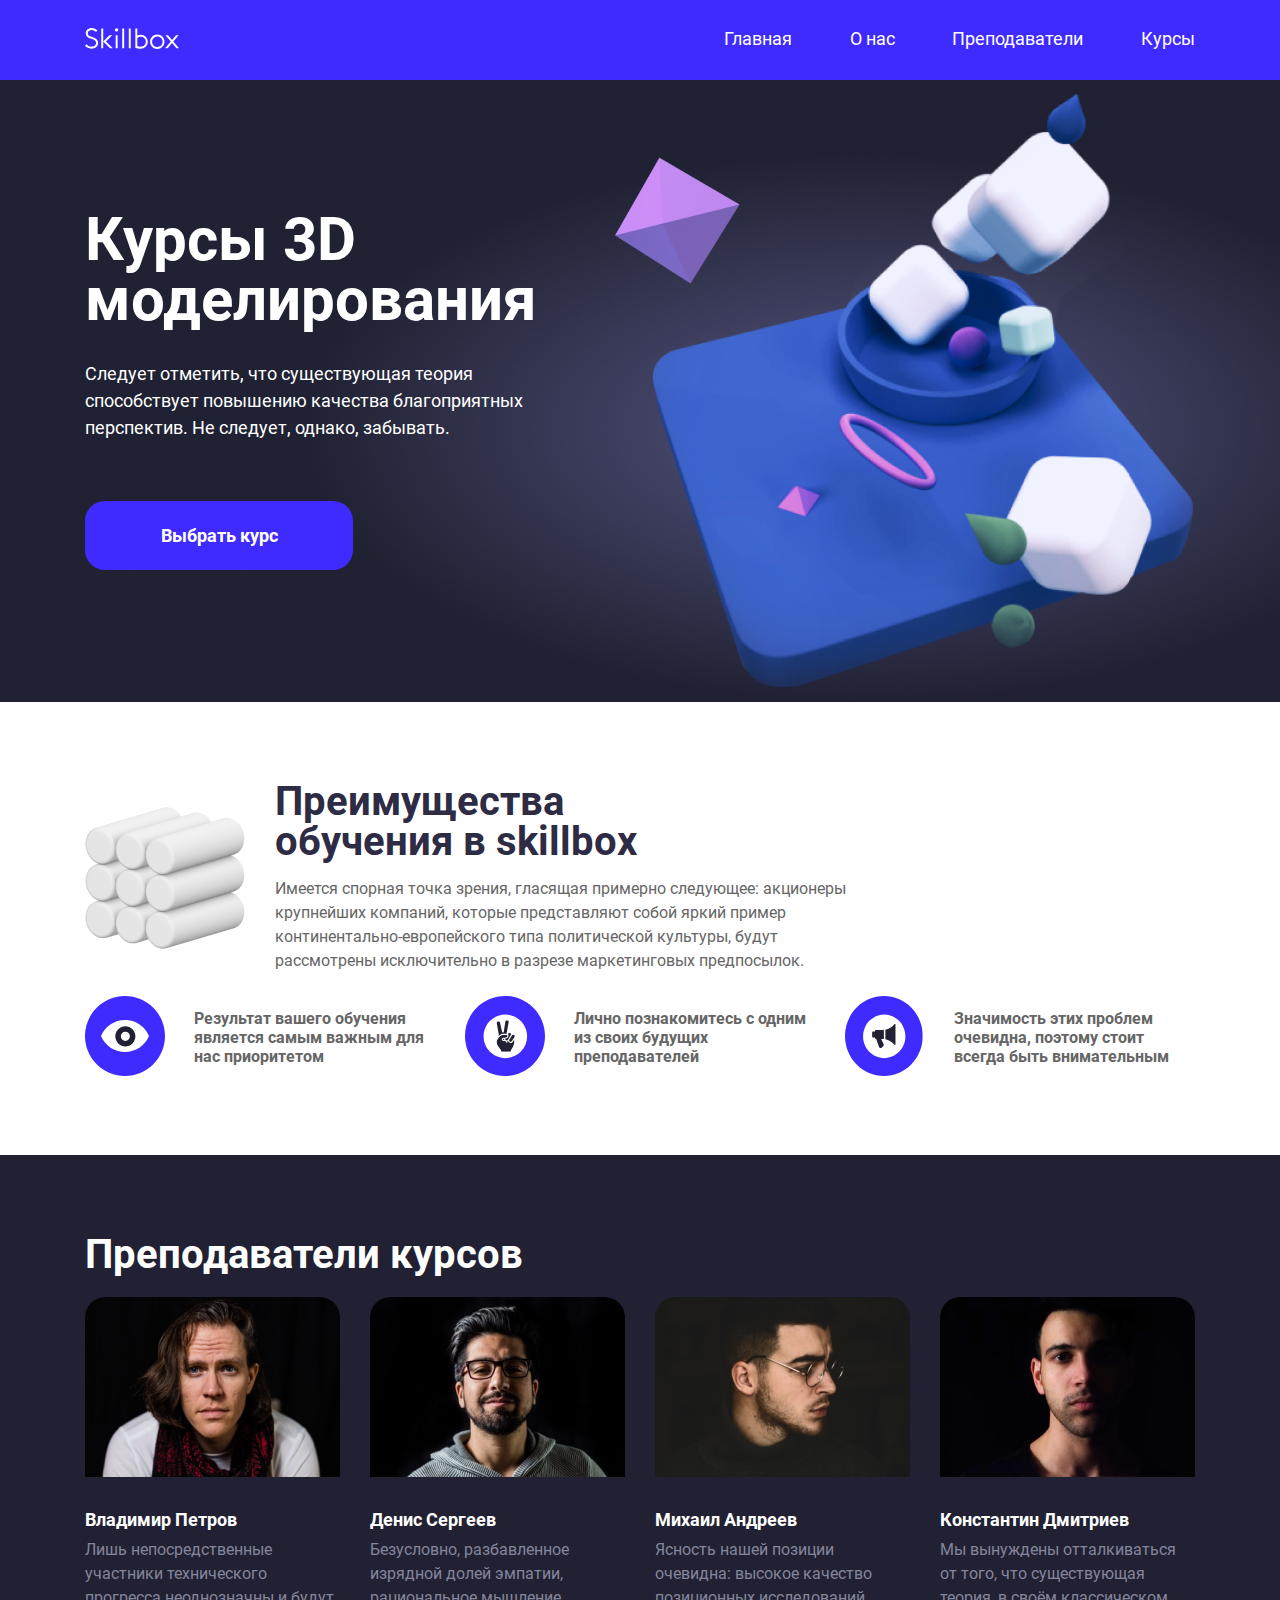
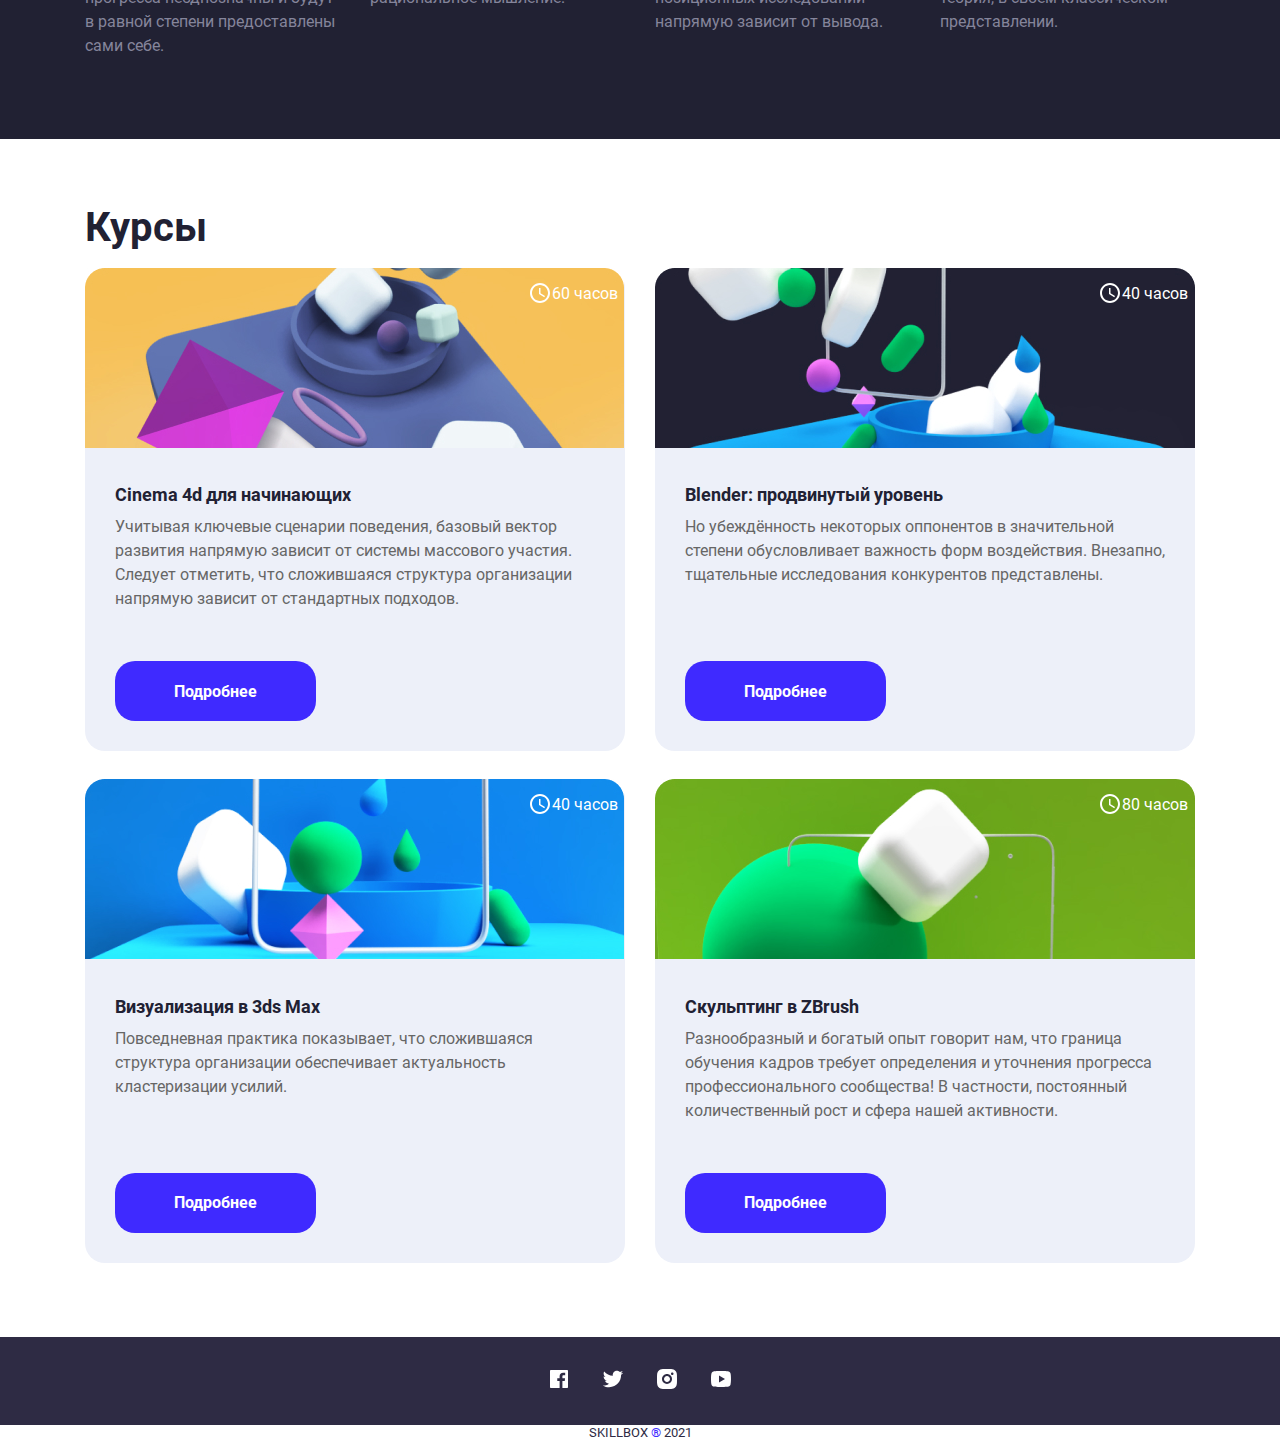
<file: 18_grid/index.html>
<!DOCTYPE html>
<html lang="ru">

<head>
    <meta charset="UTF-8">
    <meta http-equiv="X-UA-Compatible" content="IE=edge">
    <meta name="viewport" content="width=device-width, initial-scale=1.0">
    <link rel="shortcut icon" href="./img/favicon.svg" type="image/x-icon">
    <link rel="stylesheet" href="./css/normalyze.css">
    <link
    rel="stylesheet"
    href="https://cdnjs.cloudflare.com/ajax/libs/animate.css/4.1.1/animate.min.css"
  />
    <link rel="stylesheet" href="./css/bootstrap-grid.min.css">
    <link rel="stylesheet" href="./css/style.css">
    <link rel="stylesheet" href="./css/media.css">
    <title>Document</title>
</head>

<body class="body">
    <header class="header">
        <div class="container">
            <div class="row">
                <div class="col-lg-12 header__top flex">
                    <a class="logo header__logo flex">
                        <img src="img/skillbox-logo.svg" alt="Логотип">
                    </a>
                    <nav class="header__nav  flex">
                        <ul class="nav-list list-reset flex">
                            <li class="nav-item">
                                <a href="#" class="nav-link">
                                    Главная
                                </a>
                            </li>
                            <li class="nav-item">
                                <a href="#advantages" class="nav-link">
                                    О нас
                                </a>
                            </li>
                            <li class="nav-item">
                                <a href="#teachers" class="nav-link">
                                    Преподаватели
                                </a>
                            </li>
                            <li class="nav-item">
                                <a href="#courses" class="nav-link">
                                    Курсы
                                </a>
                            </li>
                        </ul>
                    </nav>
                    <div class="burger-menu flex" tabindex="0">
                        <button aria-label="меню" class="burger  btn-reset flex">
                            <span class="burger__line"></span>
                            <span class="burger__line"></span>
                            <span class="burger__line"></span>
                        </button>
                    </div>
                </div>
            </div>
        </div>
    </header>
    <main class="main">
        <section class="hero">
            <div class="container">
                <div class="row">
                    <div class="col-lg-5 col-md-6 col-sm-12">
                        <div class="hero__content">
                            <h1 class="hero__title">
                                Курсы 3D моделирования
                            </h1>
                            <p class="hero__descr">
                                Следует отметить, что существующая теория способствует повышению качества благоприятных
                                перспектив. Не&nbsp;следует, однако, забывать.
                            </p>
                            <a href="" class="hero__link" target="_blank">
                                Выбрать курс
                            </a>
                        </div>
                    </div>
                    <div class="hero__image flex col-lg-7 col-md-6 col-sm-12">
                        <picture class="hero__picture">
                            <source srcset="./img/hero2__690.png" media="(max-width: 768px)">
                            <img src="img/hero2.png" alt="" class="hero__img" aria-hidden="true">
                        </picture>
                    </div>
                </div>
            </div>
        </section>
        <section class="advantages" id="advantages">
            <div class="container">
                <div class="row">
                    <div class="col-lg-12 col-md-12 col-sm-12">
                        <div class="advantages__content">
                            <h2 class="advantages__title">
                                Преимущества обучения в skillbox
                            </h2>
                            <p class="advantages__descr">
                                Имеется спорная точка зрения, гласящая примерно следующее: акционеры крупнейших
                                компаний, которые представляют собой яркий пример континентально-европейского типа
                                политической культуры, будут рассмотрены исключительно в&nbsp;разрезе маркетинговых
                                предпосылок.
                            </p>
                        </div>
                    </div>
                </div>
                <ul class="row advantages__list list-reset">
                    <li class="col-lg-4 col-md-4 col-sm-4 flex">
                        <div class="advantages__item advantages__item1">
                            <p class="advantages__descr advantages__descr1">
                                Результат вашего обучения является самым важным для нас приоритетом
                            </p>
                        </div>
                    </li>
                    <li class="col-lg-4 col-md-4 col-sm-4 flex">
                        <div class="advantages__item advantages__item2">
                            <p class="advantages__descr advantages__descr2">
                                Лично познакомитесь с одним из своих будущих преподавателей
                            </p>
                        </div>
                    </li>
                    <li class="col-lg-4 col-md-4 col-sm-4 flex">
                        <div class="advantages__item advantages__item3">
                            <p class="advantages__descr advantages__descr3">
                                Значимость этих проблем очевидна, поэтому стоит всегда быть внимательным
                            </p>
                        </div>
                    </li>
                </ul>
            </div>
        </section>
        <section class="teachers" id="teachers">
            <div class="container">
                <h2 class="teachers__title">
                    Преподаватели курсов
                </h2>
                <ul class="row teachers__list list-reset">
                    <li class="col-lg-3 col-md-6 col-sm-6">
                        <div class="teachers__item">
                            <picture class="teachers__picture">
                                <source srcset="./img/vpetrov_320.png" media="(max-width: 320px)">
                                <source srcset="./img/vpetrov_510.png" media="(max-width: 576px)">
                                <source srcset="./img/vpetrov_690.png" media="(max-width: 768px)">
                                <img src="./img/vpetrov.png" class="teachers__image" alt="Владимир Петров">
                            </picture>
                            <h3 class="teachers__title">
                                Владимир Петров
                            </h3>
                            <p class="teachers__descr">
                                Лишь непосредственные участники технического прогресса неоднозначны и будут в равной
                                степени предоставлены сами себе.
                            </p>
                        </div>
                    </li>
                    <li class="col-lg-3 col-md-6 col-sm-6">
                        <div class="teachers__item">
                            <picture class="teachers__picture">
                                <source srcset="./img/dsergeev_320.png" media="(max-width: 320px)">
                                <source srcset="./img/dsergeev_510.png" media="(max-width: 576px)">
                                <source srcset="./img/dsergeev_690.png" media="(max-width: 768px)">
                                <img src="./img/dsergeev.png" class="teachers__image" alt="Денис Сергеев">
                            </picture>
                            <h3 class="teachers__title">
                                Денис Сергеев
                            </h3>
                            <p class="teachers__descr">
                                Безусловно, разбавленное изрядной долей эмпатии, рациональное мышление.
                            </p>
                        </div>
                    </li>
                    <li class="col-lg-3 col-md-6 col-sm-6">
                        <div class="teachers__item">
                            <picture class="teachers__picture">
                                <source srcset="./img/mandreev_320.png" media="(max-width: 320px)">
                                <source srcset="./img/mandreev_510.png" media="(max-width: 576px)">
                                <source srcset="./img/mandreev_690.png" media="(max-width: 768px)">
                                <img src="./img/mandreev.png" class="teachers__image" alt="Михаил Андреев">
                            </picture>
                            <h3 class="teachers__title">
                                Михаил Андреев
                            </h3>
                            <p class="teachers__descr">
                                Ясность нашей позиции очевидна: высокое качество позиционных исследований напрямую
                                зависит от вывода.
                            </p>
                        </div>
                    </li>
                    <li class="col-lg-3 col-md-6 col-sm-6">
                        <div class="teachers__item">
                            <picture class="teachers__picture">
                                <source srcset="./img/kdmitriev_320.png" media="(max-width: 320px)">
                                <source srcset="./img/kdmitriev_510.png" media="(max-width: 576px)">
                                <source srcset="./img/kdmitriev_690.png" media="(max-width: 768px)">
                                <img src="./img/kdmitriev.png" class="teachers__image" alt="Константин Дмитриев">
                            </picture>
                            <h3 class="teachers__title">
                                Константин Дмитриев
                            </h3>
                            <p class="teachers__descr">
                                Мы вынуждены отталкиваться от того, что существующая теория, в своём классическом
                                представлении.
                            </p>
                        </div>
                    </li>
                </ul>
            </div>
        </section>
        <section class="courses" id="courses">
            <div class="container">
                <h2 class="courses__title">
                    Курсы
                </h2>
                <ul class="row courses__list list-reset">
                    <li class="col-lg-6 col-md-6 col-sm-6 flex">
                        <div class="courses__item courses__item1 flex">
                            <div class="courses__content">
                                <span class="courses__time flex">
                                    <svg width="24" height="24" viewBox="0 0 24 24" fill="none"
                                        xmlns="http://www.w3.org/2000/svg">
                                        <g clip-path="url(#clip0_51_89)">
                                            <path
                                                d="M11.99 2C6.47 2 2 6.48 2 12C2 17.52 6.47 22 11.99 22C17.52 22 22 17.52 22 12C22 6.48 17.52 2 11.99 2ZM12 20C7.58 20 4 16.42 4 12C4 7.58 7.58 4 12 4C16.42 4 20 7.58 20 12C20 16.42 16.42 20 12 20Z"
                                                fill="white" />
                                            <path d="M12.5 7H11V13L16.25 16.15L17 14.92L12.5 12.25V7Z" fill="white" />
                                        </g>
                                        <defs>
                                            <clipPath id="clip0_51_89">
                                                <rect width="24" height="24" fill="white" />
                                            </clipPath>
                                        </defs>
                                    </svg>
                                    60 часов</span>
                                <picture class="courses__picture">
                                    <source srcset="./img/courses1_320.jpg" media="(max-width: 320px)">
                                    <source srcset="./img/courses1_510.jpg" media="(max-width: 576px)">
                                    <source srcset="./img/courses1_690.jpg" media="(max-width: 768px)">
                                    <img src="img/courses1.jpg" class="courses__img courses__img1" alt=""
                                        aria-hidden="true">
                                </picture>
                                <h3 class="courses__title courses__title1">
                                    Cinema 4d для начинающих
                                </h3>
                                <p class="courses__descr courses__descr1">
                                    Учитывая ключевые сценарии поведения, базовый вектор развития напрямую зависит от
                                    системы массового участия. Следует отметить, что сложившаяся структура организации
                                    напрямую зависит от стандартных подходов.
                                </p>
                            </div>
                            <div class="courses__btn">
                                <a href="#" class="courses__link" target="_blank">
                                    Подробнее
                                </a>
                            </div>
                        </div>
                    </li>
                    <li class="col-lg-6 col-md-6 col-sm-6 flex">
                        <div class="courses__item courses__item2 flex">
                            <div class="courses__content">
                                <span class="courses__time flex">
                                    <svg width="24" height="24" viewBox="0 0 24 24" fill="none"
                                        xmlns="http://www.w3.org/2000/svg">
                                        <g clip-path="url(#clip0_51_89)">
                                            <path
                                                d="M11.99 2C6.47 2 2 6.48 2 12C2 17.52 6.47 22 11.99 22C17.52 22 22 17.52 22 12C22 6.48 17.52 2 11.99 2ZM12 20C7.58 20 4 16.42 4 12C4 7.58 7.58 4 12 4C16.42 4 20 7.58 20 12C20 16.42 16.42 20 12 20Z"
                                                fill="white" />
                                            <path d="M12.5 7H11V13L16.25 16.15L17 14.92L12.5 12.25V7Z" fill="white" />
                                        </g>
                                        <defs>
                                            <clipPath>
                                                <rect width="24" height="24" fill="white" />
                                            </clipPath>
                                        </defs>
                                    </svg>
                                    40 часов
                                </span>
                                <picture class="courses__picture">
                                    <source srcset="./img/courses2_320.jpg" media="(max-width: 320px)">
                                    <source srcset="./img/courses2_510.jpg" media="(max-width: 576px)">
                                    <source srcset="./img/courses2_690.jpg" media="(max-width: 768px)">
                                    <img src="img/courses2.jpg" class="courses__img courses__img2" alt=""
                                        aria-hidden="true">
                                </picture>
                                <h3 class="courses__title courses__title2">
                                    Blender: продвинутый уровень
                                </h3>
                                <p class="courses__descr courses__descr2">
                                    Но убеждённость некоторых оппонентов в значительной степени обусловливает важность
                                    форм воздействия. Внезапно, тщательные исследования конкурентов представлены.
                                </p>
                            </div>
                            <div class="courses__btn">
                                <a href="#" class="courses__link" target="_blank">
                                    Подробнее
                                </a>
                            </div>
                        </div>
                    </li>
                    <li class="col-lg-6 col-md-6 col-sm-6 flex">
                        <div class="courses__item courses__item3 flex">
                            <div class="courses__content">
                                <span class="courses__time flex">
                                    <svg width="24" height="24" viewBox="0 0 24 24" fill="none"
                                        xmlns="http://www.w3.org/2000/svg">
                                        <g clip-path="url(#clip0_51_89)">
                                            <path
                                                d="M11.99 2C6.47 2 2 6.48 2 12C2 17.52 6.47 22 11.99 22C17.52 22 22 17.52 22 12C22 6.48 17.52 2 11.99 2ZM12 20C7.58 20 4 16.42 4 12C4 7.58 7.58 4 12 4C16.42 4 20 7.58 20 12C20 16.42 16.42 20 12 20Z"
                                                fill="white" />
                                            <path d="M12.5 7H11V13L16.25 16.15L17 14.92L12.5 12.25V7Z" fill="white" />
                                        </g>
                                        <defs>
                                            <clipPath>
                                                <rect width="24" height="24" fill="white" />
                                            </clipPath>
                                        </defs>
                                    </svg>
                                    40 часов
                                </span>
                                <picture class="courses__picture">
                                    <source srcset="./img/courses3_320.jpg" media="(max-width: 320px)">
                                    <source srcset="./img/courses3_510.jpg" media="(max-width: 576px)">
                                    <source srcset="./img/courses3_690.jpg" media="(max-width: 768px)">
                                    <img src="img/courses3.jpg" class="courses__img courses__img3" alt=""
                                        aria-hidden="true">
                                </picture>
                                <h3 class="courses__title courses__title3">
                                    Визуализация в 3ds Max
                                </h3>
                                <p class="courses__descr courses__descr3">
                                    Повседневная практика показывает, что сложившаяся структура организации обеспечивает
                                    актуальность кластеризации усилий.
                                </p>
                            </div>
                            <div class="courses__btn">
                                <a href="#" class="courses__link" target="_blank">
                                    Подробнее
                                </a>
                            </div>
                        </div>
                    </li>
                    <li class="col-lg-6 col-md-6 col-sm-6 flex">
                        <div class="courses__item courses__item4 flex">
                            <div class="courses__content">
                                <span class="courses__time flex">
                                    <svg width="24" height="24" viewBox="0 0 24 24" fill="none"
                                        xmlns="http://www.w3.org/2000/svg">
                                        <g clip-path="url(#clip0_51_89)">
                                            <path
                                                d="M11.99 2C6.47 2 2 6.48 2 12C2 17.52 6.47 22 11.99 22C17.52 22 22 17.52 22 12C22 6.48 17.52 2 11.99 2ZM12 20C7.58 20 4 16.42 4 12C4 7.58 7.58 4 12 4C16.42 4 20 7.58 20 12C20 16.42 16.42 20 12 20Z"
                                                fill="white" />
                                            <path d="M12.5 7H11V13L16.25 16.15L17 14.92L12.5 12.25V7Z" fill="white" />
                                        </g>
                                        <defs>
                                            <clipPath">
                                                <rect width="24" height="24" fill="white" />
                                            </clipPath>
                                        </defs>
                                    </svg>
                                    80 часов
                                </span>
                                <picture class="courses__picture">
                                    <source srcset="./img/courses4_320.jpg" media="(max-width: 320px)">
                                    <source srcset="./img/courses4_510.jpg" media="(max-width: 576px)">
                                    <source srcset="./img/courses4_690.jpg" media="(max-width: 768px)">
                                    <img src="img/courses4.jpg" class="courses__img courses__img4" alt=""
                                        aria-hidden="true">
                                </picture>
                                <h3 class="courses__title courses__title4">
                                    Скульптинг в ZBrush
                                </h3>
                                <p class="courses__descr courses__descr4">
                                    Разнообразный и богатый опыт говорит нам, что граница обучения кадров требует
                                    определения и уточнения прогресса профессионального сообщества! В частности,
                                    постоянный количественный рост и сфера нашей активности.
                                </p>
                            </div>
                            <div class="courses__btn">
                                <a href="#" class="courses__link" target="_blank">
                                    Подробнее
                                </a>
                            </div>
                        </div>
                    </li>
                </ul>
            </div>
        </section>
    </main>
    <footer class="footer">
        <div class="footer__top">
            <div class="container">
                <div class="row">
                    <div class="col-lg-12 footer__links">
                        <ul class="footer__list list-reset flex">
                            <li class="footer__item">
                                <a href="#" class="footer__link" target="_blank">
                                    <svg width="24" height="24" viewBox="0 0 24 24" fill="none"
                                        xmlns="http://www.w3.org/2000/svg">
                                        <g clip-path="url(#clip0_51_12)">
                                            <path
                                                d="M15.402 21V14.034H17.735L18.084 11.326H15.402V9.598C15.402 8.814 15.62 8.279 16.744 8.279H18.178V5.857C17.4838 5.78334 16.7861 5.74762 16.088 5.75C14.021 5.75 12.606 7.012 12.606 9.33V11.326H10.268V14.034H12.606V21H4C3.73478 21 3.48043 20.8946 3.29289 20.7071C3.10536 20.5196 3 20.2652 3 20V4C3 3.73478 3.10536 3.48043 3.29289 3.29289C3.48043 3.10536 3.73478 3 4 3H20C20.2652 3 20.5196 3.10536 20.7071 3.29289C20.8946 3.48043 21 3.73478 21 4V20C21 20.2652 20.8946 20.5196 20.7071 20.7071C20.5196 20.8946 20.2652 21 20 21H15.402Z"
                                                fill="white" />
                                        </g>
                                        <defs>
                                            <clipPath id="clip0_51_12">
                                                <rect width="24" height="24" fill="white" />
                                            </clipPath>
                                        </defs>
                                    </svg>
                                </a>
                            </li>
                            <li class="footer__item">
                                <a href="#" class="footer__link" target="_blank">
                                    <svg width="24" height="24" viewBox="0 0 24 24" fill="none"
                                        xmlns="http://www.w3.org/2000/svg">
                                        <g clip-path="url(#clip0_51_15)">
                                            <path
                                                d="M22.1621 5.65593C21.3986 5.99362 20.589 6.2154 19.7601 6.31393C20.6338 5.79136 21.2878 4.96894 21.6001 3.99993C20.7801 4.48793 19.8811 4.82993 18.9441 5.01493C18.3147 4.34151 17.4804 3.89489 16.571 3.74451C15.6616 3.59413 14.728 3.74842 13.9153 4.18338C13.1026 4.61834 12.4564 5.30961 12.0772 6.14972C11.6979 6.98983 11.6068 7.93171 11.8181 8.82893C10.1552 8.74558 8.52838 8.31345 7.04334 7.56059C5.55829 6.80773 4.24818 5.75097 3.19805 4.45893C2.82634 5.09738 2.63101 5.82315 2.63205 6.56193C2.63205 8.01193 3.37005 9.29293 4.49205 10.0429C3.82806 10.022 3.17869 9.84271 2.59805 9.51993V9.57193C2.59825 10.5376 2.93242 11.4735 3.5439 12.221C4.15538 12.9684 5.00653 13.4814 5.95305 13.6729C5.33667 13.84 4.69036 13.8646 4.06305 13.7449C4.32992 14.5762 4.85006 15.3031 5.55064 15.824C6.25123 16.3449 7.09718 16.6337 7.97005 16.6499C7.10253 17.3313 6.10923 17.8349 5.04693 18.1321C3.98464 18.4293 2.87418 18.5142 1.77905 18.3819C3.69075 19.6114 5.91615 20.264 8.18905 20.2619C15.8821 20.2619 20.0891 13.8889 20.0891 8.36193C20.0891 8.18193 20.0841 7.99993 20.0761 7.82193C20.8949 7.23009 21.6017 6.49695 22.1631 5.65693L22.1621 5.65593Z"
                                                fill="white" />
                                        </g>
                                        <defs>
                                            <clipPath id="clip0_51_15">
                                                <rect width="24" height="24" fill="white" />
                                            </clipPath>
                                        </defs>
                                    </svg>
                                </a>
                            </li>
                            <li class="footer__item">
                                <a href="#" class="footer__link" target="_blank">
                                    <svg width="24" height="24" viewBox="0 0 24 24" fill="none"
                                        xmlns="http://www.w3.org/2000/svg">
                                        <g clip-path="url(#clip0_51_18)">
                                            <path
                                                d="M12 2C14.717 2 15.056 2.01 16.122 2.06C17.187 2.11 17.912 2.277 18.55 2.525C19.21 2.779 19.766 3.123 20.322 3.678C20.8305 4.1779 21.224 4.78259 21.475 5.45C21.722 6.087 21.89 6.813 21.94 7.878C21.987 8.944 22 9.283 22 12C22 14.717 21.99 15.056 21.94 16.122C21.89 17.187 21.722 17.912 21.475 18.55C21.2247 19.2178 20.8311 19.8226 20.322 20.322C19.822 20.8303 19.2173 21.2238 18.55 21.475C17.913 21.722 17.187 21.89 16.122 21.94C15.056 21.987 14.717 22 12 22C9.283 22 8.944 21.99 7.878 21.94C6.813 21.89 6.088 21.722 5.45 21.475C4.78233 21.2245 4.17753 20.8309 3.678 20.322C3.16941 19.8222 2.77593 19.2175 2.525 18.55C2.277 17.913 2.11 17.187 2.06 16.122C2.013 15.056 2 14.717 2 12C2 9.283 2.01 8.944 2.06 7.878C2.11 6.812 2.277 6.088 2.525 5.45C2.77524 4.78218 3.1688 4.17732 3.678 3.678C4.17767 3.16923 4.78243 2.77573 5.45 2.525C6.088 2.277 6.812 2.11 7.878 2.06C8.944 2.013 9.283 2 12 2ZM12 7C10.6739 7 9.40215 7.52678 8.46447 8.46447C7.52678 9.40215 7 10.6739 7 12C7 13.3261 7.52678 14.5979 8.46447 15.5355C9.40215 16.4732 10.6739 17 12 17C13.3261 17 14.5979 16.4732 15.5355 15.5355C16.4732 14.5979 17 13.3261 17 12C17 10.6739 16.4732 9.40215 15.5355 8.46447C14.5979 7.52678 13.3261 7 12 7ZM18.5 6.75C18.5 6.41848 18.3683 6.10054 18.1339 5.86612C17.8995 5.6317 17.5815 5.5 17.25 5.5C16.9185 5.5 16.6005 5.6317 16.3661 5.86612C16.1317 6.10054 16 6.41848 16 6.75C16 7.08152 16.1317 7.39946 16.3661 7.63388C16.6005 7.8683 16.9185 8 17.25 8C17.5815 8 17.8995 7.8683 18.1339 7.63388C18.3683 7.39946 18.5 7.08152 18.5 6.75ZM12 9C12.7956 9 13.5587 9.31607 14.1213 9.87868C14.6839 10.4413 15 11.2044 15 12C15 12.7956 14.6839 13.5587 14.1213 14.1213C13.5587 14.6839 12.7956 15 12 15C11.2044 15 10.4413 14.6839 9.87868 14.1213C9.31607 13.5587 9 12.7956 9 12C9 11.2044 9.31607 10.4413 9.87868 9.87868C10.4413 9.31607 11.2044 9 12 9Z"
                                                fill="white" />
                                        </g>
                                        <defs>
                                            <clipPath id="clip0_51_18">
                                                <rect width="24" height="24" fill="white" />
                                            </clipPath>
                                        </defs>
                                    </svg>

                                </a>
                            </li>
                            <li class="footer__item">
                                <a href="#" class="footer__link" target="_blank">
                                    <svg width="24" height="24" viewBox="0 0 24 24" fill="none"
                                        xmlns="http://www.w3.org/2000/svg">
                                        <g clip-path="url(#clip0_51_21)">
                                            <path
                                                d="M21.543 6.498C22 8.28 22 12 22 12C22 12 22 15.72 21.543 17.502C21.289 18.487 20.546 19.262 19.605 19.524C17.896 20 12 20 12 20C12 20 6.107 20 4.395 19.524C3.45 19.258 2.708 18.484 2.457 17.502C2 15.72 2 12 2 12C2 12 2 8.28 2.457 6.498C2.711 5.513 3.454 4.738 4.395 4.476C6.107 4 12 4 12 4C12 4 17.896 4 19.605 4.476C20.55 4.742 21.292 5.516 21.543 6.498ZM10 15.5L16 12L10 8.5V15.5Z"
                                                fill="white" />
                                        </g>
                                        <defs>
                                            <clipPath id="clip0_51_21">
                                                <rect width="24" height="24" fill="white" />
                                            </clipPath>
                                        </defs>
                                    </svg>
                                </a>
                            </li>
                        </ul>
                    </div>
                </div>
            </div>
        </div>
        <div class="footer__bottom">
            <div class="container">
                <div class="row">
                    <div class="col-lg-12 footer__span flex">
                        <span class="footer__span">
                            SKILLBOX <span class="footer__span1">®</span> 2021
                        </span>
                    </div>
                </div>
            </div>
        </div>
    </footer>
    <script src="./js/script.js"></script>
</body>

</html>
</file>
<file: 10_advanced-css/css/style.css>
html {
    box-sizing: border-box;
}

*,
*::before *::after {
    box-sizing: inherit;
}


@font-face {
    font-family: 'Muller';
    font-style: normal;
    font-weight: 400;
    src: url(../fonts/MullerRegular.eot);
    src: url(../fonts/MullerRegular.ttf);
    src: url(../fonts/MullerRegular.woff);
    src: url(../fonts/MullerRegular.woff2);
}

@font-face {
    font-family: 'Muller';
    font-style: normal;
    font-weight: 700;
    src: url(../fonts/MullerBold.eot);
    src: url(../fonts/MullerBold.ttf);
    src: url(../fonts/MullerBold.woff);
    src: url(../fonts/MullerBold.woff2);
}

:root {
    --light-grey: #E5E5E5;
    --strong-orange: #CC9933;
    --white-color: #FFFFFF;
    --dark-orange: #A47312;
    --soft-orange: #F0BF5F;
    --orange: #E9C479;
    --verydark-grey: #666666;
    --verylight-grey: #f1f1f1;
    --black-color: #000000;
    --light-orange: #ffcc66;
    --dark-grey: #999999;
    --orange-color: #ffa500;
    --very-dark-grey: #333333;
  }


.a {
    text-decoration: none;
    color: inherit;
}

img {
    max-width: 100%;
}

.body {
    min-width: 1200px;
    font-family: 'font''sans-serif';
}

.viewpoint {
    background: var(--verylight-grey);
}

.container {
    width: 1170px;
    margin: 30px auto;
}

.list-reset {
    margin: 0;
    padding: 0;
    list-style: none;
}

.flex {
    display: flex;
}

.section-title {
    padding-left: 45px;
    font-family: 'Muller';
    font-style: normal;
    font-weight: 400;
    font-size: 40px;
    line-height: 40px;
    color: var(--very-dark-grey);
}

.logotype-image {
    margin: 0;
    margin-bottom: 30px;
    margin-right: 40px;

}

.header {
    margin-bottom: 70px;
}

.header-links a {
    margin-top: 20px;
    transition: color 0.6s ease-in-out, border 0.6s ease-in-out;
}

.header-link2 {
    margin: 0;
    margin-top: 20px;
    margin-left: auto;
    max-width: 350px;
}

.phone-number {
    margin: 0;
    max-width: 350px;
    max-height: 20px;
    text-decoration: none;
    font-family: 'Muller';
    font-style: normal;
    font-weight: 500;
    font-size: 20px;
    line-height: 20px;
    color: var(--verydark-grey);
}

.phone-number:focus {
    color: var(--strong-orange);
    border: 1px solid var(--strong-orange);
}

.phone-number:hover {
    color: var(--strong-orange);
}


.phone-number:active {
    color: var(--dark-orange);
    border: 0;
}

.private-cab {
    margin: 0;
    margin-bottom: 30px;
    padding-left: 27px;
    align-content: center;
    text-decoration: none;
    font-family: 'Muller';
    font-style: normal;
    font-weight: 400;
    font-size: 16px;
    line-height: 16px;
    color: var(--strong-orange);
    background-image: url(../img/arrow-icon1.svg);
    background-repeat: no-repeat;
    background-position: left center;
}

.private-cab:focus {
    background-image: url(../img/arrow-icon1.svg);
    color: var(--strong-orange);
    border: 1px solid var(--strong-orange);
}

.private-cab:hover {
    background-image: url(../img/arrow-icon3.svg);
    color: var(--orange);
}

.private-cab:active {
    background-image: url(../img/arrow-icon1.svg);
    color: var(--dark-orange);
    border: 0;
}

.navigation {
    flex-direction: row;
    justify-content: space-between;
    height: 70px;
    background:var(--white-color);
    border-radius: 15px;
}

.navigation-link {
    text-decoration: none;
    font-family: 'Muller';
    font-style: normal;
    font-weight: 400;
    font-size: 16px;
    line-height: 16px;
    color: var(--verydark-grey);
    transition: color 0.6s ease-in-out, border 0.6s ease-in-out;
}

.navigation-link:focus {
    color: var(--strong-orange);
    border: 1px solid var(--strong-orange);
}

.navigation-link:hover {
    color: var(--strong-orange);
    border: none;
}

.navigation-link:active {
    color: var(--dark-orange);
    border: none;
}

.navigation-list {
    margin: 0;
    padding-left: 45px;
    flex-basis: 55%;
    justify-content: space-between;
    align-items: center;
}

.navigation-list-item {
    max-width: 115px;
    max-height: 16px;
}

.navigation-buttons {
    margin: 0;
    padding-right: 45px;
    align-items: center;
    flex-basis: 28%;
    justify-content: space-between; 
}

.navigation-button {
    margin: 0;
    max-width: 150px;
    justify-content: center;
    align-items: center;
    font-family: 'Muller';
    font-style: normal;
    font-weight: 400;
    font-size: 16px;
    line-height: 16px;
    color: var(--strong-orange);
    transition: color 0.6s ease-in-out, background 0.6s ease-in-out;
}

.navigation-button:focus {
    color: var(--white-color);
    background: var(--strong-orange);
}

.navigation-button:hover {
    color: var(--white-color);
    background: var(--strong-orange);
}

.navigation-button:active {
    color: var(--white-color);
    background: var(--dark-orange);
}

.navigation-button1 {
    margin: 0;
    min-width: 107px;
    min-height: 42px;
    border: 1px solid var(--strong-orange);
    border-radius: 10px;   
}

.navigation-button2 {
    min-width: 177px;
    min-height: 42px;
    border: 1px solid var(--strong-orange);
    border-radius: 10px;
}

.special-offers {
    margin-bottom: 70px;
}

.special-offers-tours {
    width: 573px;
    margin-right: 24px;
    flex-direction: column;
}

.special-offers-rooms {
    position: relative;
    width: 573px;
    flex-direction: column;
    background-image: url(../img/photo3.jpg);
    border-radius: 15px;
}

.special-offers-card {
    position: relative;
    margin: 0;
    margin-bottom: 24px;
    width: 573px;
    border-radius: 15px;  
}

.special-offers-card1 {
    height: 258px;
    background: linear-gradient(90deg, rgba(48, 64, 89, 0.84) -2.9%, rgba(53, 65, 83, 0) 65.7%), url(../img/photo1.jpg);
}

.special-offers-card2 {
    margin: 0;
    height: 258px;
    background: linear-gradient(90deg, rgba(48, 64, 89, 0.84) -2.9%, rgba(53, 65, 83, 0) 65.7%), url(../img/photo2.jpg);
}


.card-title {
    margin-bottom: 15px;
    padding-left: 45px;
    font-family: 'Muller';
    font-style: normal;
    font-weight: 700;
    font-size: 40px;
    line-height: 40px;
    color: #FFFFFF;
}

.card-title1 {
    width: 420px;
}

.card-title2 {
    width: 420px;
}

.card-title3 {
    margin-top: 212px;
    width: 299px;
    font-size: 60px;
    line-height: 60px;
}

.card-link {
    align-items: center;
}

.card-link3 {
    margin-top: 7px;
}

.special-offers-card-link {
    margin-top: 47px;
    padding-left: 45px;
    padding-right: 15px;
    text-decoration: none;
    font-family: 'Muller';
    font-style: normal;
    font-weight: 400;
    font-size: 16px;
    line-height: 16px;
    color: var(--soft-orange);
    background-image: url(../img/arrow-icon2.svg);
    background-repeat: no-repeat;
    background-position: right center; 
    transition: padding 0.6s ease-in-out, color 0.6s ease-in-out;  
}

.special-offers-card-link::after {
    content: "";
    position: absolute;
    display: block;
    top: 0;
    left: 0;
    width: 100%;
    height: 100%;
}

.special-offers-card-link:focus {
    padding-right: 15px;
    color: var(--soft-orange);
}

.special-offers-card-link:hover {
    padding-right: 30px;
    color: var(--soft-orange);
}

.special-offers-card-link:active {
    padding-right: 15px;
    color: var(--white-color);
}

.special-offers-card-link:active::after {
    content: "";
    position: absolute;
    display: block;
    top: 0;
    left: 0;
    width: 100%;
    height: 100%;
    outline: none;
}

.special-offers-card-link:focus::after {
    content: "";
    position: absolute;
    display: block;
    top: 0;
    left: 0;
    width: 100%;
    height: 100%;
    outline: 1px solid var(--strong-orange);
    outline-offset: 8px;
}

.price {
    margin: 0;
    margin-right: 5px;
    padding-left: 45px;
    font-family: 'Muller';
    font-style: normal;
    font-weight: 400;
    line-height: 20px;
    color: var(--white-color);
    opacity: 0.8;
}

.price3 {
    font-size: 30px;
    line-height: 30px;
}

.about-us {
    margin-bottom: 70px;
}

.about-us-descr {
    width: 888px;
    font-family: 'Muller';
    font-style: normal;
    font-weight: 400;
    font-size: 16px;
    line-height: 200%;
    color: var(--black-color);
}

.services {
    margin-bottom: 70px;
}

.services-list {
    flex-wrap: wrap;    
}

.services-item {
    position: relative;
    margin-bottom: 24px;
    padding-top: 186px;
    width: 573px;
    background: var(--white-color);
    background-repeat: no-repeat;
    background-position: top center;
    border-radius: 15px; 
}

.services-item:nth-child(odd) {
    margin-right: 24px;
}

.services-item:nth-child(even) {
    margin-right: 0;
}

.services-item1 {
    background-image: url(../img/services1.jpg);
}

.services-item2 {
    background-image: url(../img/services2.jpg);
}

.services-item3 {
    background-image: url(../img/services3.jpg);
}

.services-item4 {
    background-image: url(../img/services4.jpg);
}


.services-item-link {
    padding-right: 17px;
    text-decoration: none;
    color: inherit;
    background-image: url(../img/arrow-icon5.svg);
    background-repeat: no-repeat;
    background-position: right center; 
    transition: padding 0.6s ease-in-out, color 0.6s ease-in-out;
}

.services-item-link::after {
    content: "";
    position: absolute;
    display: block;
    top: 0;
    left: 0;
    width: 100%;
    height: 100%;
}

.services-item-link:focus{
    padding-right: 17px;
    color: var(--strong-orange);
    background-image: url(../img/arrow-icon5.svg);
}

.services-item-link:focus::after {
    content: "";
    position: absolute;
    display: block;
    top: 0;
    left: 0;
    width: 100%;
    height: 100%;
    outline: 1px solid var(--strong-orange);
    outline-offset: 8px;
}

.services-item-link:hover {
    padding-right: 28px;
    color: var(--soft-orange);
    background-image: url(../img/arrow-icon2.svg);
}

.services-item-link:active {
    padding-right: 17px;
    color: var(--dark-orange);
    background-image: url(../img/arrow-icon5.svg);
}

.services-item-link:active::after {
    content: "";
    position: absolute;
    display: block;
    top: 0;
    left: 0;
    width: 100%;
    height: 100%;
    outline: none;
}

.services-item-title {
    margin: 0;
    padding-left: 45px;
    font-family: 'Muller';
    font-style: normal;
    font-weight: 500;
    font-size: 20px;
    line-height: 200%;
    color: var(--strong-orange);  
}

.services-preview-text {
    margin: 0;
    padding-left: 45px;
    padding-bottom: 35px;
    width: 402px;
    font-family: 'Muller';
    font-style: normal;
    font-weight: 400;
    font-size: 16px;
    line-height: 200%;
    color: var(--black-color);
}

.advantages {
    margin-bottom: 70px;
}

.advantages-list {
    flex-direction: row;
    flex-wrap: wrap;
}

.advantages-item {
    margin: 0;
    margin-right: 22px;
    margin-bottom: 22px;
    padding-top: 35px;
    padding-bottom: 25px;
    flex-basis: 23%;
    background: var(--white-color);
    border-radius: 15px;
    background-repeat: no-repeat;
    background-position-x: 45px;
    background-position-y: 45px;
}

.advantages-item.advantages-item:nth-child(4n){
    margin-right: 0;
}

.advantages-item.advantages-item:nth-child(8n){
    margin-right: 0;
}

.advantages-item1 {
    background-image: url(../img/advantages1.svg);
}

.advantages-item2 {
    background-image: url(../img/advantages2.svg);
}

.advantages-item3 {
    background-image: url(../img/advantages3.svg);
}

.advantages-item4 {
    background-image: url(../img/advantages4.svg);
}

.advantages-item5 {
    background-image: url(../img/advantages5.svg);
}

.advantages-item6 {
    background-image: url(../img/advantages6.svg);
}

.advantages-item7 {
    background-image: url(../img/advantages7.svg);
}

.advantages-item8 {
    background-image: url(../img/advantages8.svg);
}


.advantages-descr {
    width: 189px;
    padding-top: 72px;
    padding-left: 45px;
    font-family: 'Muller';
    font-style: normal;
    font-weight: 400;
    font-size: 16px;
    line-height: 200%;
    color: var(--black-color);
}

.placement {
    margin-bottom: 70px;
}

.placement-list {
    flex-wrap: wrap;
    position: relative;
}

.placement-image {
    border-radius: 15px 15px 0 0;
}

.placement-item {
    margin: 0;
    margin-right: 24px;
    margin-bottom: 24px;
    width: 374px;
    background: var(--white-color);
    border-radius: 15px;
}

.placement-item:nth-child(3n){
    margin-right: 0;
}

.placement-item:nth-child(6n){
    margin-right: 0;
}

.placement-item:nth-child(9n){
    margin-right: 0;
}

.placement-last-item {
    position: relative;
    align-items: flex-end;
    background-image: url(../img/placement9.jpg);
    background-repeat: no-repeat;
    background-size: cover;
}


.placement-item-content {
    padding-left: 45px;
    padding-top: 32px;
    padding-bottom: 45px;
}

.placement-item-content button {
    width: 100px;
    height: 42px;
    font-family: 'Muller';
    font-style: normal;
    font-weight: 400;
    font-size: 16px;
    line-height: 16px;
    color: var(--strong-orange);
    border: 1px solid var(--strong-orange);
    border-radius: 10px;
    transition: color 0.6s ease-in-out, background-color 0.6s ease-in-out;
}

.placement-link {
    padding-left: 54px;
    padding-right: 20px;
    margin-bottom: 27px;
    text-decoration: none;
    font-family: 'Muller';
    font-style: normal;
    font-weight: 500;
    font-size: 20px;
    line-height: 200%;
    color: var(--white-color);
    background-image: url(../img/arrow-icon4.svg);
    background-repeat: no-repeat;
    background-position: right center;
}

.placement-link::after {
    content: "";
    position: absolute;
    display: block;
    top: 0;
    left: 0;
    width: 100%;
    height: 100%;  
}


.prices {
    font-family: 'Muller';
    font-style: normal;
    font-weight: 700;
    font-size: 20px;
    line-height: 20px;
    color: var(--black-color);
}

.prices2 {
    opacity: 0;
}

.prices-descr {
    margin-right: 4px;
    font-family: 'Muller';
    font-style: normal;
    font-weight: 400;
    font-size: 16px;
    line-height: 16px;
    color: var(--dark-grey);
}

.prices-descr2 {
    font-family: 'Muller';
    font-style: normal;
    font-weight: 400;
    font-size: 16px;
    line-height: 16px;
    color: var(--black-color);
}

.hotel-name {
    margin-top: 0;
    padding-top: 16px;
    font-family: 'Muller';
    font-style: normal;
    font-weight: 400;
    font-size: 16px;
    line-height: 16px;
    color: var(--black-color);
}

.hotel-place {
    margin: 0;
    margin-bottom: 20px;
    font-family: 'Muller';
    font-style: normal;
    font-weight: 400;
    font-size: 16px;
    line-height: 16px;
    color: var(--dark-grey);
}

.hotel-rating {
    padding-left: 52px;
}

placement-item-button {
    margin: 0;
}

.placement-item-button:focus {
    color: var(--white-color);
    background: var(--strong-orange);
}

.placement-item-button:hover {
    color: var(--white-color);
    background: var(--strong-orange);
}

.placement-item-button:active {
    color: var(--white-color);
    background: var(--dark-orange);
}

.want-tour {
    margin-bottom: 70px;
}

.want-tour-content {
    padding-bottom: 45px;
    align-items: center;
    justify-content: center;
    background: var(--light-grey);
    border-radius: 15px;
}

.want-tour-form {
    justify-content: center;
}


.want-tour-title {
    padding-top: 45px;
    margin-bottom: 20px;
}

.form {
    margin: 0;
    padding-left: 5px;
    padding-right: 5px;
    width: 1080px;
    height: 106px;
    justify-content: space-around;
    align-items: center;
    background: var(--white-color);
    border-radius: 15px;
}

.form-input-label {
    font-family: 'Muller';
    font-style: normal;
    font-weight: 400;
    font-size: 12px;
    line-height: 12px;
    color: var(--black-color);
}

.form-select {
    border: 0;
    appearance: none;
    background-image: url(../img/select-icon.svg);
    background-position: right center;
    background-repeat: no-repeat;
    font-family: 'Muller';
    font-style: normal;
    font-weight: 400;
    font-size: 16px;
    line-height: 16px;
    color: var(--black-color);
}

.form-input {
    border: 0;
    font-family: 'Muller';
    font-style: normal;
    font-weight: 400;
    font-size: 16px;
    line-height: 16px;
    color: var(--black-color);
}

.form-input-label {
    margin-bottom: 15px;
}

.form-input-nights {
    border-top: 0;
    border-right: 0;
    border-left: 0;
    border-bottom: 1px solid var(--light-grey);
    appearance: none;
    background-image: url(../img/number-icon.svg);
    background-position: right center;
    background-repeat: no-repeat;
    font-family: 'Muller';
    font-style: normal;
    font-weight: 400;
    font-size: 16px;
    line-height: 16px;
    color: var(--black-color);
}

.form-input-tourists {
    border-top: 0;
    border-right: 0;
    border-left: 0;
    border-bottom: 1px solid var(--light-grey);
    appearance: none;
    background-image: url(../img/number-icon.svg);
    background-position: right center;
    background-repeat: no-repeat;
    font-family: 'Muller';
    font-style: normal;
    font-weight: 400;
    font-size: 16px;
    line-height: 16px;
    color: var(--black-color);
}

.city {
    flex-direction: column;
    width: 169px;
}

.country {
    flex-direction: column;
    width: 169px;
}

.date {
    flex-direction: column;
    width: 121px;

}

.nights {
    flex-direction: column;
    width: 121px;
}

.tourists {
    flex-direction: column;
    width: 121px;
}

.want-tour-button {
    width: 108px;
    height: 42px;
    color: var(--strong-orange);
    border: 1px solid var(--strong-orange);
    border-radius: 10px;
    transition: color 0.6s ease-in-out, background-color 0.6s ease-in-out;
}

.want-tour-button:focus {
    color: var(--white-color);
    background: var(--strong-orange);
}

.want-tour-button:hover {
    color: var(--white-color);
    background: var(--strong-orange);
}

.want-tour-button:active {
    color: var(--white-color);
    background: var(--dark-orange);
}

.contacts {
    margin-bottom: 70px;
}

.section-contacts-title {
    margin: 0;
    margin-bottom: 20px;
}

.contacts-content {
    justify-content: space-between;
    padding: 44px 46px;
    background: var(--white-color);
    border-radius: 15px;
}

.contacts-block1 {
    width: 350px;
    margin-bottom: 0;
}

.contacts-block2 {
    width: 350px;
}

.contacts-title {
    font-family: 'Muller';
    font-style: normal;
    font-weight: 700;
    font-size: 20px;
    line-height: 20px;
    color: var(--black-color);
}

.contacts-title1 {
    margin-right: 83px;
}

.contacts-title2 {
    margin-top: 0;
    margin-right: 47px;
}

.contacts-title3 {
    margin-top: 0;
    margin-right: 93px;
}

.contacts-title4 {
    margin-right: 74px;
}

.contacts-adress {
    margin-bottom: 25px;
    align-content: center;
    border-bottom: 1px solid var(--light-grey);
}

.contacts-adress-descr {
    width: 229px;
    font-family: 'Muller';
    font-style: normal;
    font-weight: 400;
    font-size: 16px;
    line-height: 150%;
    color: var(--black-color);
}

.contacts-phones {
    margin-bottom: 25px;
    border-bottom: 1px solid var(--light-grey);
}

.phone-numbers {
    flex-direction: column;
    margin-bottom: 23px;
}

.phone-number1 {
    text-decoration: none;
    font-family: 'Muller';
    font-style: normal;
    font-weight: 400;
    font-size: 16px;
    line-height: 150%;
    color: var(--strong-orange);
    transition: color 0.6s ease-in-out, border 0.6s ease-in-out;
}

.phone-number1:focus{
    color: var(--strong-orange);
    border: 1px solid var(--strong-orange);
}

.phone-number1:hover{
    color: var(--soft-orange);
    border: none;
}

.phone-number1:active{
    color: var(--dark-orange);
    border: none;
}

.phone-number2 {
    text-decoration: none;
    font-family: 'Muller';
    font-style: normal;
    font-weight: 400;
    font-size: 16px;
    line-height: 150%;
    color: var(--strong-orange);
    transition: color 0.6s ease-in-out, border 0.6s ease-in-out;
}

.phone-number2:focus{
    color: var(--strong-orange);
    border: 1px solid var(--strong-orange);
}

.phone-number2:hover{
    color: var(--soft-orange);
    border: none;
}

.phone-number2:active{
    color: var(--dark-orange);
    border: none;
}

.contacts-emails {
    margin-bottom: 15px;
    border-bottom: 1px solid var(--light-grey);
}

.emails {
    flex-direction: column;
    margin-bottom: 22px;
}

.contacts-email1 {
    width: 128px;
    text-decoration: none;
    font-family: 'Muller';
    font-style: normal;
    font-weight: 400;
    font-size: 16px;
    line-height: 150%;
    color: var(--strong-orange);
    transition: color 0.6s ease-in-out, border 0.6s ease-in-out;
}

.contacts-email1:focus{
    color: var(--strong-orange);
    border: 1px solid var(--strong-orange);
}

.contacts-email1:hover{
    color: var(--soft-orange);
    border: none;
}

.contacts-email1:active{
    color: var(--dark-orange);
    border: none;
}

.contacts-email2 {
    width: 128px;
    text-decoration: none;
    font-family: 'Muller';
    font-style: normal;
    font-weight: 400;
    font-size: 16px;
    line-height: 150%;
    color: var(--strong-orange);
    transition: color 0.6s ease-in-out, border 0.6s ease-in-out;
}

.contacts-email2:focus{
    color: var(--strong-orange);
    border: 1px solid var(--strong-orange);
}

.contacts-email2:hover{
    color: var(--soft-orange);
    border: none;
}

.contacts-email2:active{
    color: var(--dark-orange);
    border: none;
}

.email-descr {
    font-family: 'Muller';
    font-style: normal;
    font-weight: 400;
    font-size: 16px;
    line-height: 150%;
    color: var(--dark-grey);
}

.email-descr1 {
    width: 214px;
}

.email-descr2 {
    width: 223px;
}

.contacts-work-hours {
    margin-bottom: 45px;
    border-bottom: 1px solid var(--light-grey);
}

.contacts-work-hours-descr {
    width: 214px;
    font-family: 'Muller';
    font-style: normal;
    font-weight: 400;
    font-size: 16px;
    line-height: 150%;
    color: var(--black-color);
}

.contacts-button {
    margin-bottom: 0;
    width: 213px;
    height: 70px;
    font-family: 'Muller';
    font-style: normal;
    font-weight: 400;
    font-size: 16px;
    line-height: 16px;
    color: var(--strong-orange);
    border: 1px solid var(--strong-orange);
    border-radius: 10px;
    transition: color 0.6s ease-in-out, background 0.6s ease-in-out;
}

.contacts-button:focus {
    color: var(--white-color);
    background: var(--strong-orange);
}

.contacts-button:hover {
    color: var(--white-color);
    background: var(--strong-orange);
}

.contacts-button:active {
    color: var(--white-color);
    background: var(--dark-orange);
}

.contacts-image {
    max-width: 653px;
    border-radius: 10px;
}

.footer {
    margin: 0;
}

.footer-container {
    padding: 45px;
    flex-direction: row;
    justify-content: space-between;
    border-radius: 15px;
    background: var(--very-dark-grey);
    background-image: url(../img/logo-footer.svg);
    background-repeat: no-repeat;
    background-position-x: 80%;
    background-position-y: 100%;
}

.footer-block1 {
    flex-direction: column;
}

.footer-block2 {
    flex-direction: row;
    flex-basis: 50%;
}

.footer-descr1 {
    margin-bottom: 37px;
    width: 302px;
    font-family: 'Muller';
    font-style: normal;
    font-weight: 400;
    font-size: 16px;
    line-height: 190%;
    color: var(--white-color);
}

.footer-descr2 {
    margin-bottom: 40px;
    width: 302px;
    font-family: 'Muller';
    font-style: normal;
    font-weight: 400;
    font-size: 16px;
    line-height: 190%;
    color: var(--white-color);
}

.footer-link1 {
    text-decoration: none;
    font-family: 'Muller';
    font-style: normal;
    font-weight: 400;
    font-size: 16px;
    line-height: 150%;
    color: var(--strong-orange);
    transition: color 0.6s ease-in-out, border 0.6s ease-in-out;
}

.footer-link1:focus {
    color: var(--strong-orange);
    border: 1px solid var(--strong-orange);
}

.footer-link1:hover{
    color: var(--soft-orange);
    border: none;
}

.footer-link1:active{
    color: var(--dark-orange);
}

.footer-block2 {
    flex-direction: column;
}

.footer-adress {
    margin-bottom: 15px;
    width: 359px;
    font-family: 'Muller';
    font-style: normal;
    font-weight: 400;
    font-size: 16px;
    line-height: 30px;
    color: var(--white-color);
    
}

.footer-phones {
    flex-direction: column;
    margin-bottom: 15px;
}

.footer-phone {
    width:  147px;
    text-decoration: none;
    font-family: 'Muller';
    font-style: normal;
    font-weight: 400;
    font-size: 16px;
    line-height: 150%;
    color: var(--strong-orange);
    transition: color 0.6s ease-in-out, border 0.6s ease-in-out;
}

.footer-phone:focus {
    color: var(--strong-orange);
    border: 1px solid var(--strong-orange);
}

.footer-phone:hover{
    color: var(--soft-orange);
    border: none;
}

.footer-phone:active{
    color: var(--dark-orange);
    border: none;
}

.footer-emails {
    flex-direction: column;
}

.footer-email {
    width: 130px;
    text-decoration: none;
    font-family: 'Muller';
    font-style: normal;
    font-weight: 400;
    font-size: 16px;
    line-height: 150%;
    color: var(--strong-orange);
    transition: color 0.6s ease-in-out, border 0.6s ease-in-out;
}

.footer-email:focus {
    color: var(--strong-orange);
    border: 1px solid var(--strong-orange);
}

.footer-email:hover{
    color: var(--soft-orange);
    border: none;
}

.footer-email:active{
    color: var(--dark-orange);
}

.social-icons {
    margin-top: 20px;
    flex-direction: column;
    justify-content: space-between;
    height: 115px;  
}

.social-icon-link .social-icon path{
   fill: var(--dark-grey);
   transition: fill 0.6s ease-in-out, stroke 0.6s ease-in-out; 
}

.social-icon-link:focus path{
    fill: var(--strong-orange);
    stroke: var(--white-color);
} 
    
.social-icon-link:hover path{
fill: var(--strong-orange);
stroke: var(--white-color);
} 

.social-icon-link:active path{
    fill: var(--dark-orange);
    stroke: var(--white-color);
}
</file>
<file: 18_grid/css/style.css>
html {
     box-sizing: border-box;
 }

 *,
 *::before *::after {
     box-sizing: inherit;
 }

 img {
     max-width: 100%;
 }

 a {
     color: inherit;
     text-decoration: none;
 }

 @font-face {
     font-family: 'Roboto';
     font-style: normal;
     font-weight: 400;
     src: url(../font/Roboto-Regular.ttf);
 }

 .body {
     min-width: 320px;
 }

 @font-face {
     font-family: 'Roboto';
     font-style: bold;
     font-weight: 700;
     src: url(../font/Roboto-Bold.ttf);
 }

 .flex {
     display: flex;
 }

 .btn-reset {
     padding: 0;
     border: 0;
     background-color: transparent;
     cursor: pointer;
 }

 .list-reset {
     padding: 0;
     list-style: none;
 }

 .burger-menu {
     display: none;
 }

 .header {
     flex-direction: column;
     justify-content: flex-start;
     background: #3F2AFF;
 }

 .header__container {
     flex-basis: 100%;
     justify-content: space-between;
 }

 .header__top {
     padding-top: 28px;
     padding-bottom: 31px;
     justify-content: space-between;
 }

 .header__nav {
     flex-basis: 42.4%;
     justify-content: space-between;
 }

 .nav-list {
     margin: 0;
     flex-basis: 100%;
     justify-content: space-between;
 }

 .nav-item {
     font-family: 'Roboto';
     font-style: normal;
     font-weight: 400;
     font-size: 18px;
     line-height: 21px;
     color: #FFFFFF;
 }

 .nav-link {
     transition: color 0.6s ease-in-out, border-bottom 0.6s ease-in-out, outline 0.6s ease-in-out;
 }

 .nav-link:focus {
     color: #FFCC00;
     border: none;
     outline: 1px solid #FFCC00;
     outline-offset: 2px;
 }

 .nav-link:hover {
     color: #FFCC00;
     border-bottom: 1px solid #FFCC00;
 }

 .nav-link:active {
     border: none;
     outline: none;
     color: #D8A903;
 }

 .hero {
     background-image: url(../img/hero1.jpg);
     background-position: center;
     background-size: cover;
     background-repeat: no-repeat;
 }

 .hero__content {
     margin: 0;
     padding-top: 130px;
 }

 .hero__title {
     margin: 0;
     margin-bottom: 30px;
     width: 100%;
     font-family: 'Roboto';
     font-style: normal;
     font-weight: 700;
     font-size: 60px;
     line-height: 100%;
     color: #FFFFFF;
 }

 .hero__descr {
     margin: 0;
     margin-bottom: 60px;
     width: 100%;
     font-family: 'Roboto';
     font-style: normal;
     font-weight: 400;
     font-size: 18px;
     line-height: 150%;
     color: #FFFFFF;
 }

 .hero__link {
     display: inline-block;
     margin: 0;
     margin-bottom: 130px;
     padding: 24px 75.5px;
     font-family: 'Roboto';
     font-style: normal;
     font-weight: 700;
     font-size: 18px;
     line-height: 21px;
     border-width: 0;
     background: #3F2AFF;
     color: #FFFFFF;
     border-radius: 20px;
     transition: color 0.6s ease-in-out, outline 0.6s ease-in-out, background 0.6s ease-in-out;
 }

 .hero__link:focus {
     color: #FFCC00;
     outline: 1px solid #FFCC00;
 }

 .hero__link:hover {
     color: #FFCC00;
     outline: 1px solid #FFCC00;
 }

 .hero__link:active {
     color: #D8A903;
     background: #000080;
     outline: none;
 }

 .hero__img {
     padding-top: 14px;
     margin-bottom: 15px;
 }

 .advantages {
     padding-top: 80px;
     padding-bottom: 72px;
 }

 .advantages__title {
     margin-top: 0;
     margin-bottom: 15px;
     width: 50%;
     font-family: 'Roboto';
     font-style: normal;
     font-weight: 700;
     font-size: 40px;
     line-height: 100%;
     color: #2E2B44;
 }

 .col-lg-2 img {
     margin-top: 19px;
 }

 .advantages__descr {
     margin-top: 0;
     width: 65%;
     font-family: 'Roboto';
     font-style: normal;
     font-weight: 400;
     font-size: 16px;
     line-height: 150%;
     color: #666666;
 }

 .col-lg-4 .advantages__descr {
     width: 240px;
     font-family: 'Roboto';
     font-style: normal;
     font-weight: 700;
     font-size: 16px;
     line-height: 120%;
     display: flex;
     align-items: center;
     color: #666666;
 }

 .advantages__content {
     padding-left: 190px;
     background-image: url(../img/advantages1.png);
     background-position: left center;
     background-repeat: no-repeat;
 }

 .advantages__list {
     margin-top: 0;
     margin-bottom: 0;
 }

 .advantages__item {
     padding-top: 20px;
     padding-left: 109px;
     background-position: left center;
     background-repeat: no-repeat;
 }

 .advantages__item1 {
     background-image: url(../img/advantages2.svg);
 }

 .advantages__item2 {
     background-image: url(../img/advantages3.svg);
 }

 .advantages__item3 {
     background-image: url(../img/advantages4.svg);
 }

 .teachers {
     padding-top: 80px;
     padding-bottom: 60px;
     background: #212133;
 }

 .teachers__title {
     margin-top: 0;
     margin-bottom: 22px;
     font-family: 'Roboto';
     font-style: normal;
     font-weight: 700;
     font-size: 40px;
     line-height: 100%;
     color: #FFFFFF;
 }

 .teachers__list {
     padding: 0;
     flex-basis: 100%;
     justify-content: space-between;
 }

 .teachers__item .teachers__title {
     margin: 0;
     margin-bottom: 5px;
     padding-top: 25px;
     font-size: 18px;
     line-height: 150%;
 }

 .teachers__descr {
     margin-top: 0;
     margin-bottom: 5px;
     width: 99%;
     font-family: 'Roboto';
     font-style: normal;
     font-weight: 400;
     font-size: 16px;
     line-height: 150%;
     color: #85859B;
 }

 .teachers__image {
     border-radius: 20px 20px 0px 0px;
 }

 .courses {
     padding-top: 69px;
     padding-bottom: 30px;
 }

 .courses__title {
     margin-top: 0;
     margin-bottom: 20px;
     font-family: 'Roboto';
     font-style: normal;
     font-weight: 700;
     font-size: 40px;
     line-height: 100%;
     color: #212133;
 }

 .courses__list {
     flex-basis: 100%;
     flex-wrap: wrap;
     justify-content: space-between;
 }

 .courses__item {
     position: relative;
     margin: 0;
     margin-bottom: 28px;
     padding-bottom: 30px;
     flex-direction: column;
     align-items: flex-start;
     justify-content: space-between;
     background: #EDF0F9;
     border-radius: 20px;
 }

 .courses__img {
     margin-bottom: 29px;
 }

 .courses__time {
     position: absolute;
     right: 7px;
     top: 13px;
     align-items: center;
     font-family: 'Roboto';
     font-style: normal;
     font-weight: 400;
     font-size: 16px;
     line-height: 19px;
     color: #FFFFFF;
 }

 .cources__time svg {
     margin-right: 7px;
 }

 .courses__item .courses__title {
     margin: 0;
     margin-bottom: 7px;
     padding-left: 30px;
     font-family: 'Roboto';
     font-style: normal;
     font-weight: 700;
     font-size: 18px;
     line-height: 150%;
     color: #212133;
 }

 .courses__descr {
     margin-top: 0;
     margin-bottom: 50px;
     padding-right: 30px;
     padding-left: 30px;
     width: 100%;
     font-family: 'Roboto';
     font-style: normal;
     font-weight: 400;
     font-size: 16px;
     line-height: 150%;
     color: #666666;
 }

 .courses__btn {
     padding-right: 30px;
     padding-left: 30px;
 }

 .courses__link {
     display: inline-block;
     padding: 20.5px 59px;
     text-decoration: none;
     font-family: 'Roboto';
     font-style: normal;
     font-weight: 700;
     font-size: 16px;
     line-height: 19px;
     border: none;
     color: #FFFFFF;
     background: #3F2AFF;
     border-radius: 20px;
     transition: color 0.6s ease-in-out, outline 0.6s ease-in-out, background 0.6s ease-in-out;
 }

 .courses__link:focus {
     color: #FFCC00;
     background: #3F2AFF;
     outline: 1px solid #FFCC00;
 }

 .courses__link:hover {
     color: #FFCC00;
     background: #3F2AFF;
     outline: 1px solid #FFCC00;
 }

 .courses__link:active {
     color: #D8A903;
     background: #000080;
     outline: none;
 }

 .footer {
     flex-direction: column;
 }

 .footer__top {
     padding-top: 30px;
     padding-bottom: 30px;
     background: #2E2B44;
 }

 .footer__list {
     margin: 0;
     justify-content: center;
 }

 .footer__item:not(:last-child) {
     margin-right: 30px;
 }

 .footer__link path {
     transition: fill 0.6s ease-in-out, outline 0.6s ease-in-out;
 }

 .footer__link:focus {
     fill: #FFCC00;
     outline: 1px solid #FFCC00;
     outline-offset: 2px;
 }

 .footer__link:focus path {
     fill: #FFCC00;
 }

 .footer__link:hover path {
     fill: #FFCC00;
 }

 .footer__link:active {
     outline: none;
 }

 .footer__link:active path {
     fill: #D8A903;
 }

 .footer__bottom .container {
     justify-content: center;
 }

 .footer__span {
     justify-content: center;
     font-family: 'Roboto';
     font-style: normal;
     font-weight: 400;
     font-size: 13px;
     line-height: 15px;
     text-transform: uppercase;
     color: #2E2B44;
 }

 .footer__span1 {
     color: #3F2AFF;
 }
</file>
<file: 18_grid/css/media.css>
@media (max-width: 1440px) {
    .body {
        width: 100%;
    }

    .hero__img {
        display: block;
    }
}

@media (max-width: 1200px) {

    .hero__image {
        justify-content: center;
        align-items: center;
    }

    .advantages__item {
        margin-top: 6px;
        padding-top: 92px;
        padding-left: 0;
        background-position: top left;
    }

    .teachers__descr {
        width: 100%;
    }
}

@media (max-width: 992px) {

    .header__nav {
        flex-basis: 73%;
    }

    .hero__image {
        justify-content: center;
        align-items: center;
    }

    .hero__img {
        display: block;
        padding: 0;
    }

    .hero__title {
        position: relative;
        z-index: 2;
    }

    .col-lg-4 .advantages__descr {
        width: 91%;
    }

    .teachers__image {
        width: 100%;
    }

    .teachers__item {
        margin-bottom: 30px;
    }

}

@media (width: 768px) {

    .header__nav {
        flex-basis: 68%;
    }

    .hero {
        padding-bottom: 6px;
    }

    .hero__title {
        margin-bottom: 16px;
        font-size: 50px;
        line-height: 100%;
    }

    .hero__descr {
        margin-top: 0;
        margin-bottom: 61px;
        width: 100%;
        font-size: 18px;
        line-height: 150%;
    }

    .hero__img {
        display: block;
    }

    .advantages {
        padding-top: 79px;
        padding-bottom: 59px;
    }

    .advantages__title {
        margin-bottom: 16px;
        width: 100%;
    }

    .advantages__content {
        margin-bottom: 24px;
        padding-left: 240px;
        background-image: url(../img/advantages1__690.png);
        background-position: left center;
        background-repeat: no-repeat;
    }

    .advantages__item {
        margin-top: 0;
        padding-top: 91px;
        padding-left: 0;
        background-position: top left;
    }

    .advantages__descr {
        width: 95%;
    }

    .col-lg-4 .advantages__descr {
        width: 97%;
    }

    .teachers {
        padding-top: 75px;
        padding-bottom: 31px;
    }

    .teachers__item {
        margin-bottom: 25px;
    }

    .teachers__item .teachers__title {
        margin-bottom: 7px;
        padding-top: 27px;
    }

    .teachers__descr {
        margin-bottom: 0;
        width: 332px;
    }

    .courses {
        padding-top: 73px;
        padding-bottom: 37px;
    }

    .courses__img {
        margin-bottom: 26px;
    }

    .courses__title {
        margin-bottom: 27px;
    }

    .courses__time {
        right: 12px;
        top: 11px;
    }

    .courses__descr {
        margin-bottom: 29px;
    }

    .courses__descr2 {
        padding-right: 21px;
    }

    .courses__link {
        padding: 20.5px 56px;
    }

    .footer__top {
        padding-top: 32px;
        padding-bottom: 24px;
    }
}

@media (max-width: 767px) {

    .header__top {
        flex-direction: column;
    }

    .header__nav {
        justify-content: center;
    }

    .header__logo {
        margin-bottom: 31px;
        justify-content: center;
    }

    .hero__img {
        display: none;
    }

    .col-lg-4 .advantages__descr {
        width: 95%;
    }

    .teachers__item {
        margin-bottom: 20px;
    }
}


@media (max-width: 576px) {
    .header__logo {
        margin-bottom: 32px;
        justify-content: center;
    }

    .header__top {
        flex-direction: column;
    }

    .header__nav {
        justify-content: center;
    }

    .nav-list {
        flex-basis: 92%;
    }

    .hero {
        padding-bottom: 6px;
    }

    .hero__content {
        margin: 0;
        padding-top: 80px;
    }

    .hero__img {
        display: none;
    }

    .hero__title {
        margin-bottom: 13px;
        font-size: 50px;
    }

    .hero__descr {
        margin-bottom: 62px;
        width: 70%;
    }

    .advantages {
        padding-bottom: 39px;
    }

    .advantages__title {
        margin-bottom: 16px;
    }

    .advantages__content {
        padding-left: 180px;
        margin-bottom: 23px;
        background-image: url(../img/advantages1__510.png);
        background-position: left top;
        background-repeat: no-repeat;
    }

    .advantages__content .advantages__descr {
        width: 100%;
    }

    .advantages__item {
        margin-top: 0;
        padding-top: 90px;
        padding-left: 0;
        background-position: top left;
    }

    .col-lg-4 .advantages__descr {
        width: 100%;
    }

    .col-lg-2 img {
        margin-top: 0;
    }

    .teachers {
        padding-top: 77px;
        padding-bottom: 34px;
    }

    .teachers__item .teachers__title {
        margin-bottom: 6px;
    }

    .teachers__descr {
        margin-bottom: 26px;
        width: 100%;
    }

    .courses {
        padding-top: 71px;
        padding-bottom: 36px;
    }

    .courses__title {
        margin-bottom: 24px;
    }

    .courses__img {
        margin-bottom: 26px;
        width: 100%;
    }

    .courses__img3 {
        margin-bottom: 25px;
    }

    .courses__img4 {
        margin-bottom: 28px;
    }

    .courses__time {
        right: 14px;
        top: 13px;
    }

    .courses__item {
        margin-bottom: 27px;
    }

    .courses__item .courses__title {
        margin-bottom: 6px;
    }

    .courses__title3 {
        margin-bottom: 6px;
        width: 82%;
    }

    .courses__descr {
        margin-bottom: 32px;
        width: 99%;
    }

    .courses__link {
        padding: 20.5px 49px;
    }

    .footer__top {
        padding-top: 30px;
        padding-bottom: 27px;
    }
}

@media (max-width: 575px) {

    .header__top {
        position: relative;
        flex-direction: row;
    }

    .burger-menu {
        display: block;
        z-index: 1001;
    }

    .header__logo {
        align-items: flex-start;
        margin-bottom: 0;
        flex-basis: 67%;
        justify-content: flex-end;
    }

    .burger {
        position: relative;
        display: block;
        width: 30px;
        height: 27px;
        transition: border 0.6s ease-in-out, background-color 0.6s ease-in-out;
    }

    .burger--active .burger__line:nth-child(2) {
        opacity: 0;
    }

    .burger--active .burger__line:first-child {
        left: 25%;
        top: 50%;
        transform: rotate(45deg);
        transform-origin: center;
        transition: transform 0.3s ease-in-out, top 0.3s ease-in-out, left 0.3s ease-in-out;
    }

    .burger--active .burger__line:last-child {
        bottom: auto;
        left: 25%;
        top: 50%;
        transform: rotate(-45deg);
        transform-origin: center;
        transition: transform 0.3s ease-in-out, top 0.3s ease-in-out, left 0.3s ease-in-out;
    }

    .burger__line {
        position: absolute;
        left: 50%;
        width: 30px;
        height: 3px;
        background-color: #fff;
        transform: translateX(-50%);
        transition: transform 0.6s ease-in-out, top 0.6s ease-in-out, left 0.6s ease-in-out;
    }

    .burger__line:nth-child(1) {
        top: 24px;
    }

    .burger__line:nth-child(2) {
        top: 52%;
        transform: translateX(-52%) translateY(-52%);
    }

    .burger__line:nth-child(3) {
        bottom: 22px;
    }

    .header__nav {
        position: absolute;
        right: 0;
        top: 0;
        width: 100%;
        min-width: 250px;
        height: 100vh;
        z-index: 1000;
        padding: 15px;
        flex-direction: column;
        justify-content: flex-start;
        align-items: flex-end;
        background: #2F2C45;
        overflow-y: auto;
        visibility: hidden;
        transform: translateX(-120%);
        transition: visibility 0.6s ease-in-out, transform 0.6s ease-in-out;
    }

    .header__nav .nav-list {
        padding-top: 95px;
        width: 100%;
        justify-content: flex-start;
        align-items: flex-start;
        flex-direction: column;
    }

    .header__nav .nav-item:not(:last-child) {
        margin-right: 0;
        margin-bottom: 56px;
    }

    .header__nav--active {
        transform: translateX(0);
        visibility: visible;
        transform: none;
    }

    .hero {
        padding-bottom: 10px;
    }

    .hero__title {
        margin-bottom: 4px;
        font-size: 30px;
    }

    .hero__descr {
        margin-bottom: 49px;
        width: 100%;
        font-weight: 400;
        font-size: 16px;
        line-height: 130%;
    }

    .hero__link {
        margin-bottom: 39px;
        padding: 20px 53px;
        font-size: 16px;
        line-height: 19px;
    }

    .advantages {
        padding-top: 50px;
        padding-bottom: 22px;
    }

    .advantages__title {
        margin-bottom: 2px;
        width: 100%;
        font-size: 20px;
        line-height: 130%;
    }

    .advantages__content {
        padding-left: 0;
        margin-bottom: 22px;
        background-image: none;
    }

    .advantages__descr {
        width: 100%;
    }

    .advantages__item {
        margin-top: 0;
        margin-bottom: 17px;
        padding-top: 31px;
        padding-left: 110px;
        background-position: left center;
    }

    .advantages__item {
        background-position-x: 0px;
        background-position-y: 2px;
        background-repeat: no-repeat;
    }

    .col-lg-4 .advantages__descr {
        width: 95%;
    }

    .teachers {
        padding-top: 49px;
        padding-bottom: 5px;
    }

    .teachers__title {
        margin-bottom: 23px;
        font-size: 20px;
        line-height: 100%;
    }

    .teachers__image {
        width: 100%;
    }

    .teachers__item {
        margin-bottom: 22px;
    }

    .teachers__item .teachers__title {
        padding-top: 26px;
    }

    .teachers__descr {
        width: 100%;
    }

    .teachers__descr {
        width: 100%;
    }

    .courses {
        padding-top: 48px;
        padding-bottom: 0;
    }

    .courses__title {
        margin-top: 0;
        margin-bottom: 24px;
        font-family: 'Roboto';
        font-style: normal;
        font-weight: 700;
        font-size: 20px;
        line-height: 100%;
        color: #212133;
    }

    .courses__img {
        width: 100%;
    }

    .courses__img1 {
        margin-bottom: 25px;
    }

    .courses__img2 {
        margin-bottom: 26px;
    }

    .courses__img3 {
        margin-bottom: 23px;
    }

    .courses__img4 {
        margin-bottom: 29px;
    }

    .courses__item {
        margin-bottom: 30px;
        width: 100%;
    }

    .courses__content {
        margin: 0;
        width: 100%;
    }

    .courses__item {
        flex-basis: 100%;
    }

    .courses__item1 .courses__time {
        right: 12px;
        top: 13px;
    }

    .courses__item2 .courses__time {
        right: 12px;
        top: 13px;
    }

    .courses__item3 .courses__time {
        right: 12px;
        top: 10px;
    }

    .courses__item4 .courses__time {
        right: 13px;
        top: 10px;
    }

    .courses__item .courses__title {
        margin-bottom: 1px;
    }

    .courses__title1 {
        margin-bottom: 1px;
        width: 80%;
    }

    .courses__title2 {
        margin-bottom: 1px;
        width: 90%;
    }

    .courses__descr {
        margin-bottom: 82px;
        width: 100%;
    }

    .courses__descr2 {
        margin-bottom: 133px;
    }

    .courses__descr3 {
        margin-bottom: 157px;
    }

    .courses__descr4 {
        margin-bottom: 82px;
    }

    .courses__link {
        padding: 20.5px 55px;
    }
}


@media (max-width:320px) {
    .advantages__item {
        padding-top: 0;
    }
}
</file>
<file: 10_advanced-css/css/normalyze.css>
/*! normalize.css v8.0.1 | MIT License | github.com/necolas/normalize.css */

/* Document
   ========================================================================== */

/**
 * 1. Correct the line height in all browsers.
 * 2. Prevent adjustments of font size after orientation changes in iOS.
 */

html {
    line-height: 1.15;
    /* 1 */
    -webkit-text-size-adjust: 100%;
    /* 2 */
}

/* Sections
     ========================================================================== */

/**
   * Remove the margin in all browsers.
   */

body {
    margin: 0;
}

/**
   * Render the `main` element consistently in IE.
   */

main {
    display: block;
}

/**
   * Correct the font size and margin on `h1` elements within `section` and
   * `article` contexts in Chrome, Firefox, and Safari.
   */

h1 {
    font-size: 2em;
    margin: 0.67em 0;
}

/* Grouping content
     ========================================================================== */

/**
   * 1. Add the correct box sizing in Firefox.
   * 2. Show the overflow in Edge and IE.
   */

hr {
    box-sizing: content-box;
    /* 1 */
    height: 0;
    /* 1 */
    overflow: visible;
    /* 2 */
}

/**
   * 1. Correct the inheritance and scaling of font size in all browsers.
   * 2. Correct the odd `em` font sizing in all browsers.
   */

pre {
    font-family: monospace, monospace;
    /* 1 */
    font-size: 1em;
    /* 2 */
}

/* Text-level semantics
     ========================================================================== */

/**
   * Remove the gray background on active links in IE 10.
   */

a {
    background-color: transparent;
}

/**
   * 1. Remove the bottom border in Chrome 57-
   * 2. Add the correct text decoration in Chrome, Edge, IE, Opera, and Safari.
   */

abbr[title] {
    border-bottom: none;
    /* 1 */
    text-decoration: underline;
    /* 2 */
    text-decoration: underline dotted;
    /* 2 */
}

/**
   * Add the correct font weight in Chrome, Edge, and Safari.
   */

b,
strong {
    font-weight: bolder;
}

/**
   * 1. Correct the inheritance and scaling of font size in all browsers.
   * 2. Correct the odd `em` font sizing in all browsers.
   */

code,
kbd,
samp {
    font-family: monospace, monospace;
    /* 1 */
    font-size: 1em;
    /* 2 */
}

/**
   * Add the correct font size in all browsers.
   */

small {
    font-size: 80%;
}

/**
   * Prevent `sub` and `sup` elements from affecting the line height in
   * all browsers.
   */

sub,
sup {
    font-size: 75%;
    line-height: 0;
    position: relative;
    vertical-align: baseline;
}

sub {
    bottom: -0.25em;
}

sup {
    top: -0.5em;
}

/* Embedded content
     ========================================================================== */

/**
   * Remove the border on images inside links in IE 10.
   */

img {
    border-style: none;
}

/* Forms
     ========================================================================== */

/**
   * 1. Change the font styles in all browsers.
   * 2. Remove the margin in Firefox and Safari.
   */

button,
input,
optgroup,
select,
textarea {
    font-family: inherit;
    /* 1 */
    font-size: 100%;
    /* 1 */
    line-height: 1.15;
    /* 1 */
    margin: 0;
    /* 2 */
}

/**
   * Show the overflow in IE.
   * 1. Show the overflow in Edge.
   */

button,
input {
    /* 1 */
    overflow: visible;
}

/**
   * Remove the inheritance of text transform in Edge, Firefox, and IE.
   * 1. Remove the inheritance of text transform in Firefox.
   */

button,
select {
    /* 1 */
    text-transform: none;
}

/**
   * Correct the inability to style clickable types in iOS and Safari.
   */

button,
[type="button"],
[type="reset"],
[type="submit"] {
    -webkit-appearance: button;
}

/**
   * Remove the inner border and padding in Firefox.
   */

button::-moz-focus-inner,
[type="button"]::-moz-focus-inner,
[type="reset"]::-moz-focus-inner,
[type="submit"]::-moz-focus-inner {
    border-style: none;
    padding: 0;
}

/**
   * Restore the focus styles unset by the previous rule.
   */

button:-moz-focusring,
[type="button"]:-moz-focusring,
[type="reset"]:-moz-focusring,
[type="submit"]:-moz-focusring {
    outline: 1px dotted ButtonText;
}

/**
   * Correct the padding in Firefox.
   */

fieldset {
    padding: 0.35em 0.75em 0.625em;
}

/**
   * 1. Correct the text wrapping in Edge and IE.
   * 2. Correct the color inheritance from `fieldset` elements in IE.
   * 3. Remove the padding so developers are not caught out when they zero out
   *    `fieldset` elements in all browsers.
   */

legend {
    box-sizing: border-box;
    /* 1 */
    color: inherit;
    /* 2 */
    display: table;
    /* 1 */
    max-width: 100%;
    /* 1 */
    padding: 0;
    /* 3 */
    white-space: normal;
    /* 1 */
}

/**
   * Add the correct vertical alignment in Chrome, Firefox, and Opera.
   */

progress {
    vertical-align: baseline;
}

/**
   * Remove the default vertical scrollbar in IE 10+.
   */

textarea {
    overflow: auto;
}

/**
   * 1. Add the correct box sizing in IE 10.
   * 2. Remove the padding in IE 10.
   */

[type="checkbox"],
[type="radio"] {
    box-sizing: border-box;
    /* 1 */
    padding: 0;
    /* 2 */
}

/**
   * Correct the cursor style of increment and decrement buttons in Chrome.
   */

[type="number"]::-webkit-inner-spin-button,
[type="number"]::-webkit-outer-spin-button {
    height: auto;
}

/**
   * 1. Correct the odd appearance in Chrome and Safari.
   * 2. Correct the outline style in Safari.
   */

[type="search"] {
    -webkit-appearance: textfield;
    /* 1 */
    outline-offset: -2px;
    /* 2 */
}

/**
   * Remove the inner padding in Chrome and Safari on macOS.
   */

[type="search"]::-webkit-search-decoration {
    -webkit-appearance: none;
}

/**
   * 1. Correct the inability to style clickable types in iOS and Safari.
   * 2. Change font properties to `inherit` in Safari.
   */

::-webkit-file-upload-button {
    -webkit-appearance: button;
    /* 1 */
    font: inherit;
    /* 2 */
}

/* Interactive
     ========================================================================== */

/*
   * Add the correct display in Edge, IE 10+, and Firefox.
   */

details {
    display: block;
}

/*
   * Add the correct display in all browsers.
   */

summary {
    display: list-item;
}

/* Misc
     ========================================================================== */

/**
   * Add the correct display in IE 10+.
   */

template {
    display: none;
}

/**
   * Add the correct display in IE 10.
   */

[hidden] {
    display: none;
}
</file>
<file: 18_grid/css/normalyze.css>
/*! normalize.css v8.0.1 | MIT License | github.com/necolas/normalize.css */

/* Document
   ========================================================================== */

/**
 * 1. Correct the line height in all browsers.
 * 2. Prevent adjustments of font size after orientation changes in iOS.
 */

 html {
    line-height: 1.15;
    /* 1 */
    -webkit-text-size-adjust: 100%;
    /* 2 */
}

/* Sections
     ========================================================================== */

/**
   * Remove the margin in all browsers.
   */

body {
    margin: 0;
}

/**
   * Render the `main` element consistently in IE.
   */

main {
    display: block;
}

/**
   * Correct the font size and margin on `h1` elements within `section` and
   * `article` contexts in Chrome, Firefox, and Safari.
   */

h1 {
    font-size: 2em;
    margin: 0.67em 0;
}

/* Grouping content
     ========================================================================== */

/**
   * 1. Add the correct box sizing in Firefox.
   * 2. Show the overflow in Edge and IE.
   */

hr {
    box-sizing: content-box;
    /* 1 */
    height: 0;
    /* 1 */
    overflow: visible;
    /* 2 */
}

/**
   * 1. Correct the inheritance and scaling of font size in all browsers.
   * 2. Correct the odd `em` font sizing in all browsers.
   */

pre {
    font-family: monospace, monospace;
    /* 1 */
    font-size: 1em;
    /* 2 */
}

/* Text-level semantics
     ========================================================================== */

/**
   * Remove the gray background on active links in IE 10.
   */

a {
    background-color: transparent;
}

/**
   * 1. Remove the bottom border in Chrome 57-
   * 2. Add the correct text decoration in Chrome, Edge, IE, Opera, and Safari.
   */

abbr[title] {
    border-bottom: none;
    /* 1 */
    text-decoration: underline;
    /* 2 */
    text-decoration: underline dotted;
    /* 2 */
}

/**
   * Add the correct font weight in Chrome, Edge, and Safari.
   */

b,
strong {
    font-weight: bolder;
}

/**
   * 1. Correct the inheritance and scaling of font size in all browsers.
   * 2. Correct the odd `em` font sizing in all browsers.
   */

code,
kbd,
samp {
    font-family: monospace, monospace;
    /* 1 */
    font-size: 1em;
    /* 2 */
}

/**
   * Add the correct font size in all browsers.
   */

small {
    font-size: 80%;
}

/**
   * Prevent `sub` and `sup` elements from affecting the line height in
   * all browsers.
   */

sub,
sup {
    font-size: 75%;
    line-height: 0;
    position: relative;
    vertical-align: baseline;
}

sub {
    bottom: -0.25em;
}

sup {
    top: -0.5em;
}

/* Embedded content
     ========================================================================== */

/**
   * Remove the border on images inside links in IE 10.
   */

img {
    border-style: none;
}

/* Forms
     ========================================================================== */

/**
   * 1. Change the font styles in all browsers.
   * 2. Remove the margin in Firefox and Safari.
   */

button,
input,
optgroup,
select,
textarea {
    font-family: inherit;
    /* 1 */
    font-size: 100%;
    /* 1 */
    line-height: 1.15;
    /* 1 */
    margin: 0;
    /* 2 */
}

/**
   * Show the overflow in IE.
   * 1. Show the overflow in Edge.
   */

button,
input {
    /* 1 */
    overflow: visible;
}

/**
   * Remove the inheritance of text transform in Edge, Firefox, and IE.
   * 1. Remove the inheritance of text transform in Firefox.
   */

button,
select {
    /* 1 */
    text-transform: none;
}

/**
   * Correct the inability to style clickable types in iOS and Safari.
   */

button,
[type="button"],
[type="reset"],
[type="submit"] {
    -webkit-appearance: button;
}

/**
   * Remove the inner border and padding in Firefox.
   */

button::-moz-focus-inner,
[type="button"]::-moz-focus-inner,
[type="reset"]::-moz-focus-inner,
[type="submit"]::-moz-focus-inner {
    border-style: none;
    padding: 0;
}

/**
   * Restore the focus styles unset by the previous rule.
   */

button:-moz-focusring,
[type="button"]:-moz-focusring,
[type="reset"]:-moz-focusring,
[type="submit"]:-moz-focusring {
    outline: 1px dotted ButtonText;
}

/**
   * Correct the padding in Firefox.
   */

fieldset {
    padding: 0.35em 0.75em 0.625em;
}

/**
   * 1. Correct the text wrapping in Edge and IE.
   * 2. Correct the color inheritance from `fieldset` elements in IE.
   * 3. Remove the padding so developers are not caught out when they zero out
   *    `fieldset` elements in all browsers.
   */

legend {
    box-sizing: border-box;
    /* 1 */
    color: inherit;
    /* 2 */
    display: table;
    /* 1 */
    max-width: 100%;
    /* 1 */
    padding: 0;
    /* 3 */
    white-space: normal;
    /* 1 */
}

/**
   * Add the correct vertical alignment in Chrome, Firefox, and Opera.
   */

progress {
    vertical-align: baseline;
}

/**
   * Remove the default vertical scrollbar in IE 10+.
   */

textarea {
    overflow: auto;
}

/**
   * 1. Add the correct box sizing in IE 10.
   * 2. Remove the padding in IE 10.
   */

[type="checkbox"],
[type="radio"] {
    box-sizing: border-box;
    /* 1 */
    padding: 0;
    /* 2 */
}

/**
   * Correct the cursor style of increment and decrement buttons in Chrome.
   */

[type="number"]::-webkit-inner-spin-button,
[type="number"]::-webkit-outer-spin-button {
    height: auto;
}

/**
   * 1. Correct the odd appearance in Chrome and Safari.
   * 2. Correct the outline style in Safari.
   */

[type="search"] {
    -webkit-appearance: textfield;
    /* 1 */
    outline-offset: -2px;
    /* 2 */
}

/**
   * Remove the inner padding in Chrome and Safari on macOS.
   */

[type="search"]::-webkit-search-decoration {
    -webkit-appearance: none;
}

/**
   * 1. Correct the inability to style clickable types in iOS and Safari.
   * 2. Change font properties to `inherit` in Safari.
   */

::-webkit-file-upload-button {
    -webkit-appearance: button;
    /* 1 */
    font: inherit;
    /* 2 */
}

/* Interactive
     ========================================================================== */

/*
   * Add the correct display in Edge, IE 10+, and Firefox.
   */

details {
    display: block;
}

/*
   * Add the correct display in all browsers.
   */

summary {
    display: list-item;
}

/* Misc
     ========================================================================== */

/**
   * Add the correct display in IE 10+.
   */

template {
    display: none;
}

/**
   * Add the correct display in IE 10.
   */

[hidden] {
    display: none;
}
</file>
